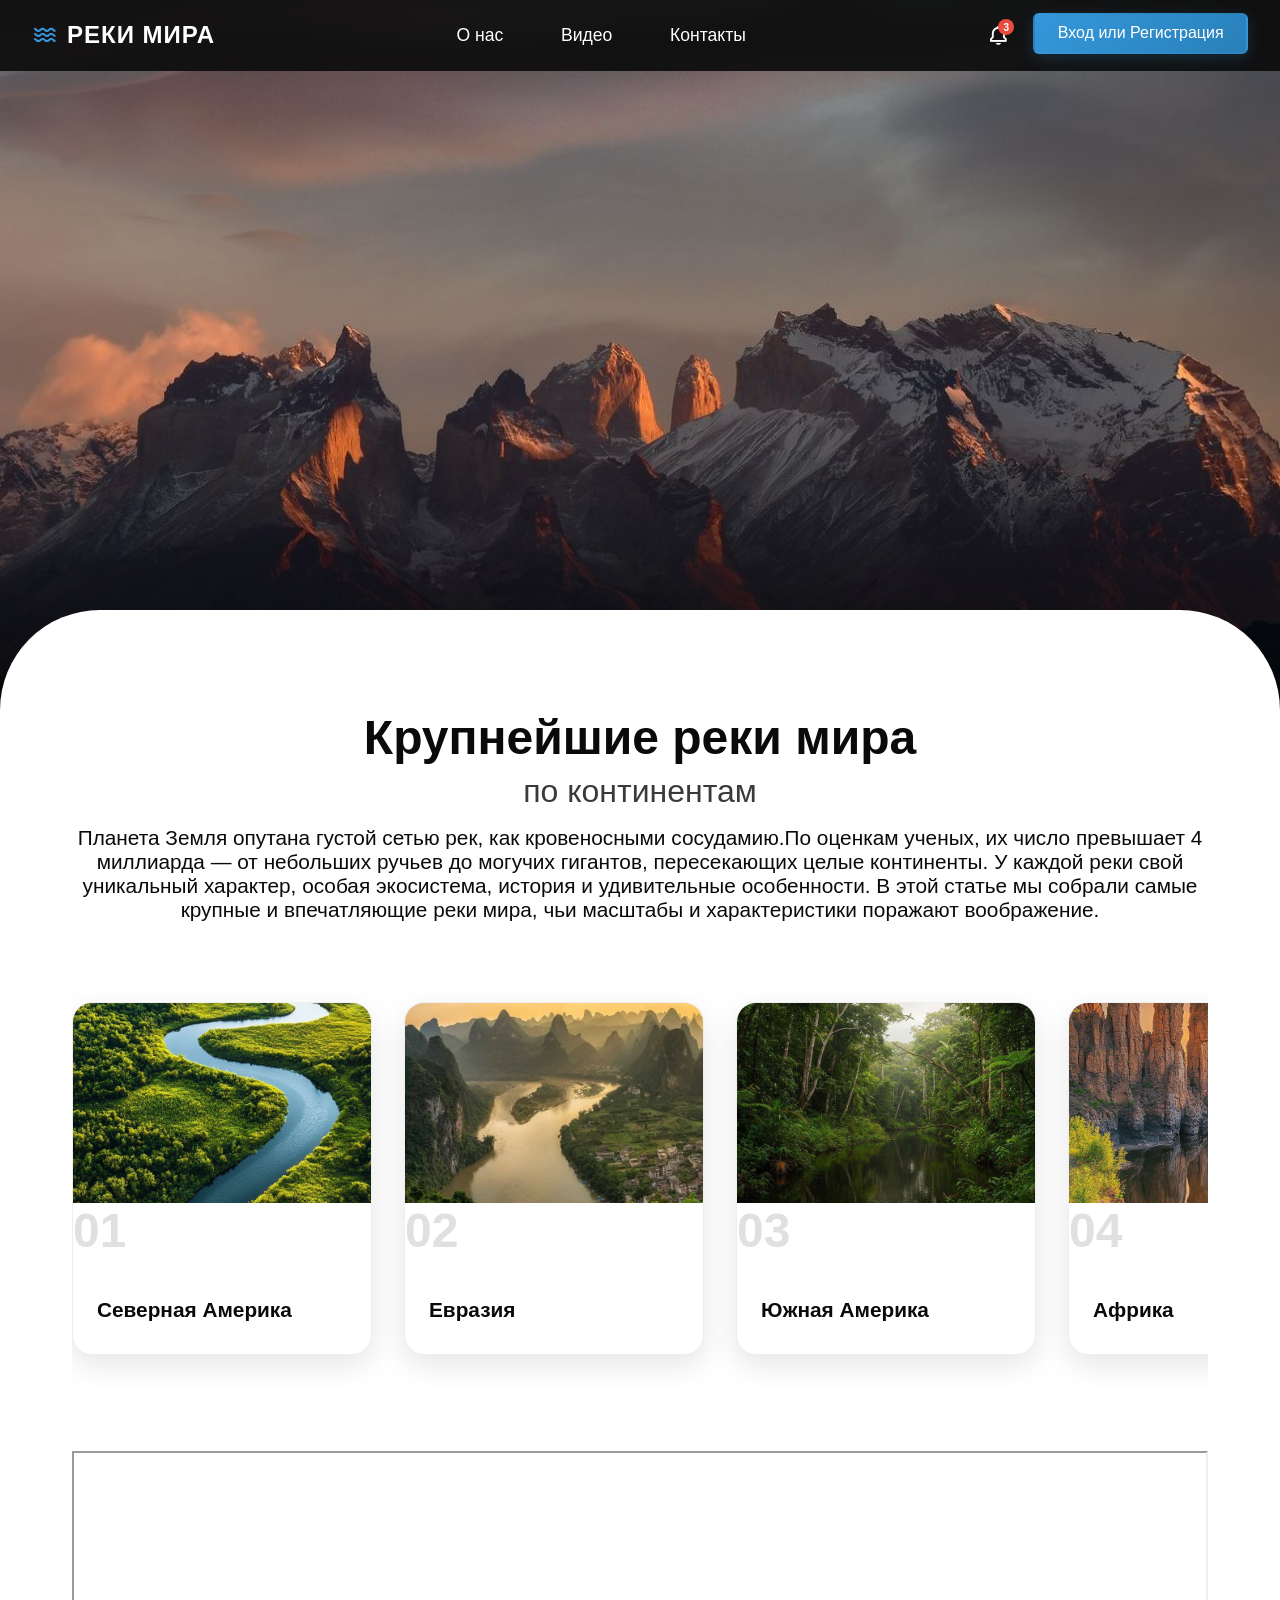
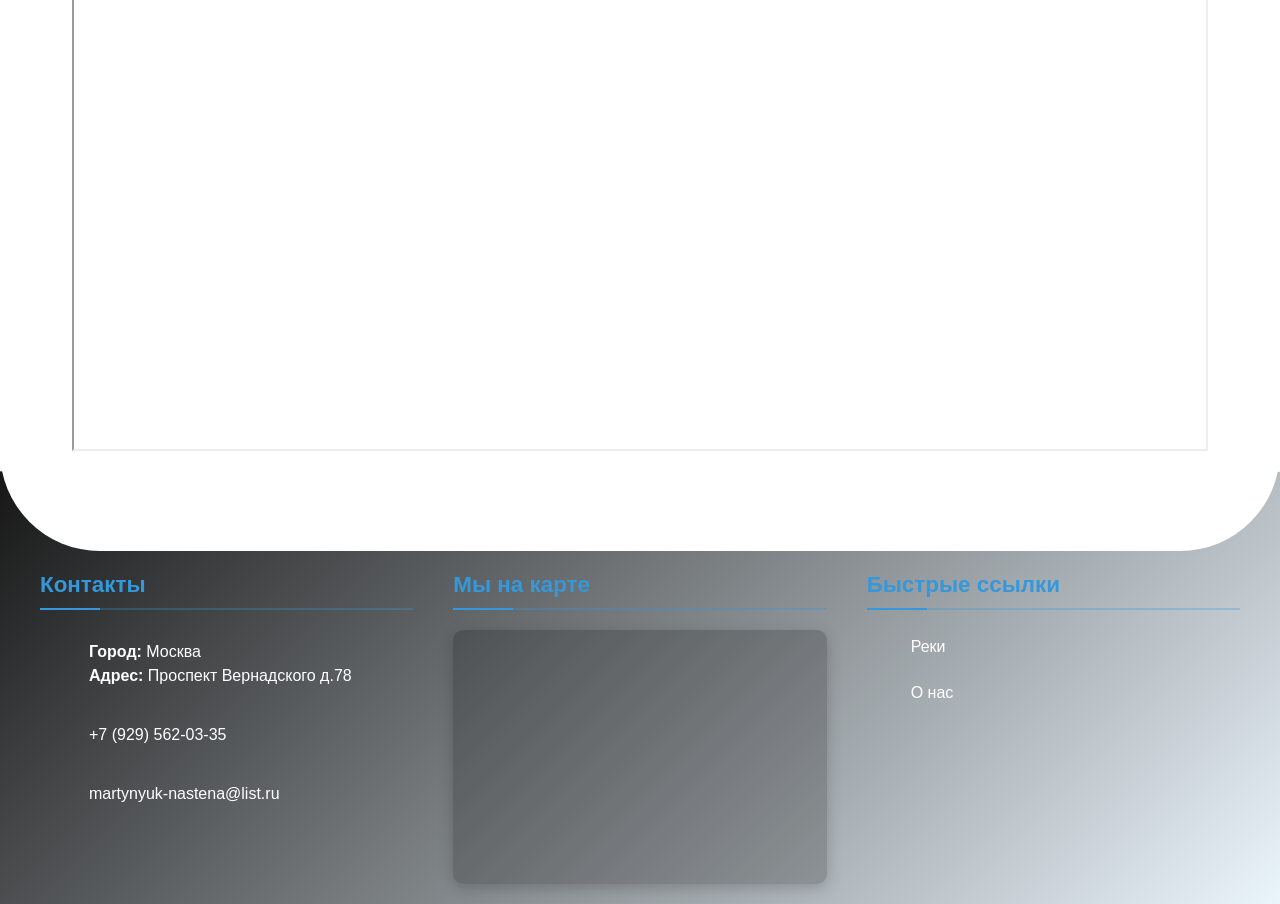
<file: index.html>
<!DOCTYPE html>
<html lang="ru">
<head>
    <meta charset="UTF-8">
    <meta name="viewport" content="width=device-width, initial-scale=1.0">
    <link rel="stylesheet" href="style2.2.css">
    <link rel="icon" type = " image/png" href = "иконка2.jpg">
    <title>РЕКИ МИРА</title>
    <link href='https://unpkg.com/boxicons@2.1.4/css/boxicons.min.css' rel='stylesheet'>
</head>
<body>
    <!-- Шапка -->
<header class="header">
    <!-- Левая часть: Логотип -->
    <div class="header-left">
        <a href="index.html" class="logo">
            <i class='bx bx-water'></i>
            РЕКИ МИРА
        </a>
    </div>
    
    <!-- Центральная часть: Меню навигации (только для десктопа) -->
    <div class="header-center">
        <ul class="nav-menu">
            <li><a href="#1">О нас</a></li>
            <li><a href="#2">Видео</a></li>
            <li><a href="#3">Контакты</a></li>
        </ul>
    </div>
    
    <!-- Правая часть: Все иконки вместе -->
    <div class="header-right">
        <!-- Иконка уведомлений с выпадающим списком -->
        <div class="notification">
            <div class="notification-badge">
                <i class='bx bx-bell'></i>
                <span class="badge-count">3</span>
            </div>
            <!-- Выпадающий список уведомлений -->
            <div class="notification-dropdown">
                <div class="notification-header">
                    <h3>Уведомления</h3>
                </div>
                <div class="notification-list">
                    <div class="notification-item unread">
                        <i class='bx bx-water'></i>
                        <div class="notification-content">
                            <p>Новый тур по реке Миссисипи</p>
                            <span>2 часа назад</span>
                        </div>
                    </div>
                    <div class="notification-item unread">
                        <i class='bx bx-calendar'></i>
                        <div class="notification-content">
                            <p>Завтра экскурсия по Волге</p>
                            <span>5 часов назад</span>
                        </div>
                    </div>
                    <div class="notification-item">
                        <i class='bx bx-gift'></i>
                        <div class="notification-content">
                            <p>Специальное предложение на туры</p>
                            <span>1 день назад</span>
                        </div>
                    </div>
                </div>
            </div>
        </div>
        
        <!-- КНОПКА ВХОДА ДЛЯ ДЕСКТОПА -->
        <div class="header-register-link">
            <a href="login2.html">Вход или Регистрация</a>
        </div>
        
        <!-- Иконка входа для мобильных -->
        <div class="mobile-login-btn">
            <a href="login2.html" title="Вход">
                <i class='bx bx-user'></i>
            </a>
        </div>
        
        <!-- Кнопка бургер-меню -->
        <button class="menu-btn" aria-label="Открыть меню">
            <span></span>
            <span></span>
            <span></span>
        </button>
    </div>
</header>

    <!-- Мобильное меню -->
    <div class="mobile-menu">
        <ul class="mobile-nav">
            <li><a href="#1">О нас</a></li>
            <li><a href="#2">Видео</a></li>
            <li><a href="#3">Контакты</a></li>
            <li><a href="login2.html">Вход или Регистрация</a></li>
        </ul>
    </div>

    <!-- Оверлей для меню -->
    <div class="menu-overlay"></div>

    <!-- Герой секция с фотографией -->
    <section class="hero">
        <div class="hero-image">
            <img src="фон 26.jpg" alt="Озеро Бравиец">
        </div>
        <div class="hero-overlay">
            <div class="hero-content">
                <h1 class="hero-subtitle"></h1>
            </div>
        </div>
    </section>

    <!-- Перекрывающий объект с карточками -->
    <section class="overlay-section">
        <div class="overlay-container">
            <!-- Текст слева -->
            <div class="overlay-text">
                <h2 id ="1">Крупнейшие реки мира</h2>
                <h3>по континентам</h3>
                <p class="large-text" id ="4">Планета Земля опутана густой сетью рек, как кровеносными сосудамию.По оценкам ученых, их число превышает 4 миллиарда — от небольших ручьев до могучих гигантов, пересекающих целые континенты. У каждой реки свой уникальный характер, особая экосистема, история и удивительные особенности. В этой статье мы собрали самые крупные и впечатляющие реки мира, чьи масштабы и характеристики поражают воображение.</p>
            </div>

            <div class="cards-container">
                <div class="cards-wrapper">
                    <a href="north-america.html" class="card-link">
                        <div class="card animate-card">
                            <div class="card-image">
                                <img src="миссисипи1.jpg" alt="Миссисипи">
                            </div> 
                            <div class="card-number">01</div>
                            <div class="card-content">
                                <h4>Северная Америка</h4>
                            </div>
                        </div>
                    </a>
                    
                    <a href="eurasia.html" class="card-link">
                        <div class="card animate-card">
                            <div class="card-image">
                                <img src="янцзы 1.jpg" alt="Янцзы">
                            </div> 
                            <div class="card-number">02</div>
                            <div class="card-content">
                                <h4>Евразия</h4>
                            </div>
                        </div>
                    </a>
                    
                    <a href="south-america.html" class="card-link">
                        <div class="card animate-card">
                            <div class="card-image">
                                <img src="амазонка 2.jpg" alt="Амазонка">
                            </div> 
                            <div class="card-number">03</div>
                            <div class="card-content">
                                <h4>Южная Америка</h4>
                            </div>
                        </div>
                    </a>
                    
                    <a href="africa.html"class="card-link">
                        <div class="card animate-card">
                            <div class="card-image">
                                <img src="лена2.jpg" alt="Лена">
                            </div> 
                            <div class="card-number">04</div>
                            <div class="card-content">
                                <h4>Африка</h4>
                            </div>
                        </div>
                    </a>
                    <!-- Второй набор карточек (дубликаты) -->
                    <a href="north-america.html" class="card-link">
                        <div class="card animate-card">
                            <div class="card-image">
                                <img src="миссисипи1.jpg" alt="Миссисипи">
                            </div> 
                            <div class="card-number">01</div>
                            <div class="card-content">
                                <h4>Северная Америка</h4>
                            </div>
                        </div>
                    </a>
                    
                    <a href="eurasia.html" class="card-link">
                        <div class="card animate-card">
                            <div class="card-image">
                                <img src="янцзы 1.jpg" alt="Янцзы">
                            </div> 
                            <div class="card-number">02</div>
                            <div class="card-content">
                                <h4>Евразия</h4>
                            </div>
                        </div>
                    </a>
                    
                    <a href="south-america.html" class="card-link">
                        <div class="card animate-card">
                            <div class="card-image">
                                <img src="амазонка 2.jpg" alt="Амазонка">
                            </div> 
                            <div class="card-number">03</div>
                            <div class="card-content">
                                <h4>Южная Америка</h4>
                            </div>
                        </div>
                    </a>
                    
                    <a href="africa.html" class="card-link">
                        <div class="card animate-card">
                            <div class="card-image">
                                <img src="лена2.jpg" alt="Лена">
                            </div> 
                            <div class="card-number">04</div>
                            <div class="card-content">
                                <h4>Африка</h4>
                            </div>
                        </div>
                    </a>
                </div>
            </div>
            <div class="video-section" id ="2">
                <div class="video-wrapper">
                    <iframe src="https://rutube.ru/play/embed/c1d8cdcf89a8699d1d1cd6cf61691dd6?autostart=false" width=100% height="600">
                    </iframe>
                </div>
            </div>
        </div>
    </section>

   <footer>
    <div class="footer-content">
        <div class="footer-section">
            <h3 id ="3">Контакты</h3>
            <div class="contact-item">
                <i class="fas fa-map-marker-alt"></i>
                <div>
                    <p><b>Город:</b> Москва</p>
                    <p><b>Адрес:</b> Проспект Вернадского д.78</p>
                </div>
            </div>
            <div class="contact-item">
                <i class="fas fa-phone"></i>
                <p><a href="tel:+79295620335">+7 (929) 562-03-35</a></p>
            </div>
            <div class="contact-item">
                <i class="fas fa-envelope"></i>
                <p><a href="mailto:martynyuk-nastena@list.ru">martynyuk-nastena@list.ru</a></p>
            </div>
        </div>
        
        <div class="footer-section">
            <h3>Мы на карте</h3>
            <div class="map-container">
                <iframe 
                    src="https://www.google.com/maps/embed?pb=!1m18!1m12!1m3!1d6698.870438184305!2d37.49034194179355!3d55.66796847981551!2m3!1f0!2f0!3f0!3m2!1i1024!2i768!4f13.1!3m3!1m2!1s0x46b54dc1d23b51c3%3A0x74763ed59c81ccb6!2z0KDQotCjINCc0JjQoNCt0JA!5e0!3m2!1sru!2sru!4v1760949734559!5m2!1sru!2sru" 
                    width="100%" 
                    height="250" 
                    style="border:0;" 
                    allowfullscreen="" 
                    loading="lazy" 
                    referrerpolicy="no-referrer-when-downgrade">
                </iframe>
            </div>
        </div>
        
        <div class="footer-section">
            <h3>Быстрые ссылки</h3>
            <ul class="footer-links">
                <li><a href="#4"><i class="fas fa-water"></i>Реки</a></li>
                <li><a href="#1"><i class="fas fa-info-circle"></i>О нас</a></li>
            </ul>
        </div>
    </div>
    
</footer>
    <script>
    // JavaScript для бургер-меню
    document.addEventListener('DOMContentLoaded', function() {
        const menuBtn = document.querySelector('.menu-btn');
        const mobileMenu = document.querySelector('.mobile-menu');
        const menuOverlay = document.querySelector('.menu-overlay');
        const mobileLinks = document.querySelectorAll('.mobile-nav a');
        
        // Открытие/закрытие меню
        menuBtn.addEventListener('click', function() {
            this.classList.toggle('active');
            mobileMenu.classList.toggle('active');
            menuOverlay.classList.toggle('active');
            document.body.style.overflow = mobileMenu.classList.contains('active') ? 'hidden' : '';
        });
        
        // Закрытие меню при клике на оверлей
        menuOverlay.addEventListener('click', function() {
            menuBtn.classList.remove('active');
            mobileMenu.classList.remove('active');
            this.classList.remove('active');
            document.body.style.overflow = '';
        });
        
        // Закрытие меню при клике на ссылку
        mobileLinks.forEach(link => {
            link.addEventListener('click', function() {
                menuBtn.classList.remove('active');
                mobileMenu.classList.remove('active');
                menuOverlay.classList.remove('active');
                document.body.style.overflow = '';
            });
        });
        
        // Закрытие меню при нажатии Escape
        document.addEventListener('keydown', function(e) {
            if (e.key === 'Escape') {
                menuBtn.classList.remove('active');
                mobileMenu.classList.remove('active');
                menuOverlay.classList.remove('active');
                document.body.style.overflow = '';
            }
        });
    });
    </script>

    
</body>
</html>
</file>
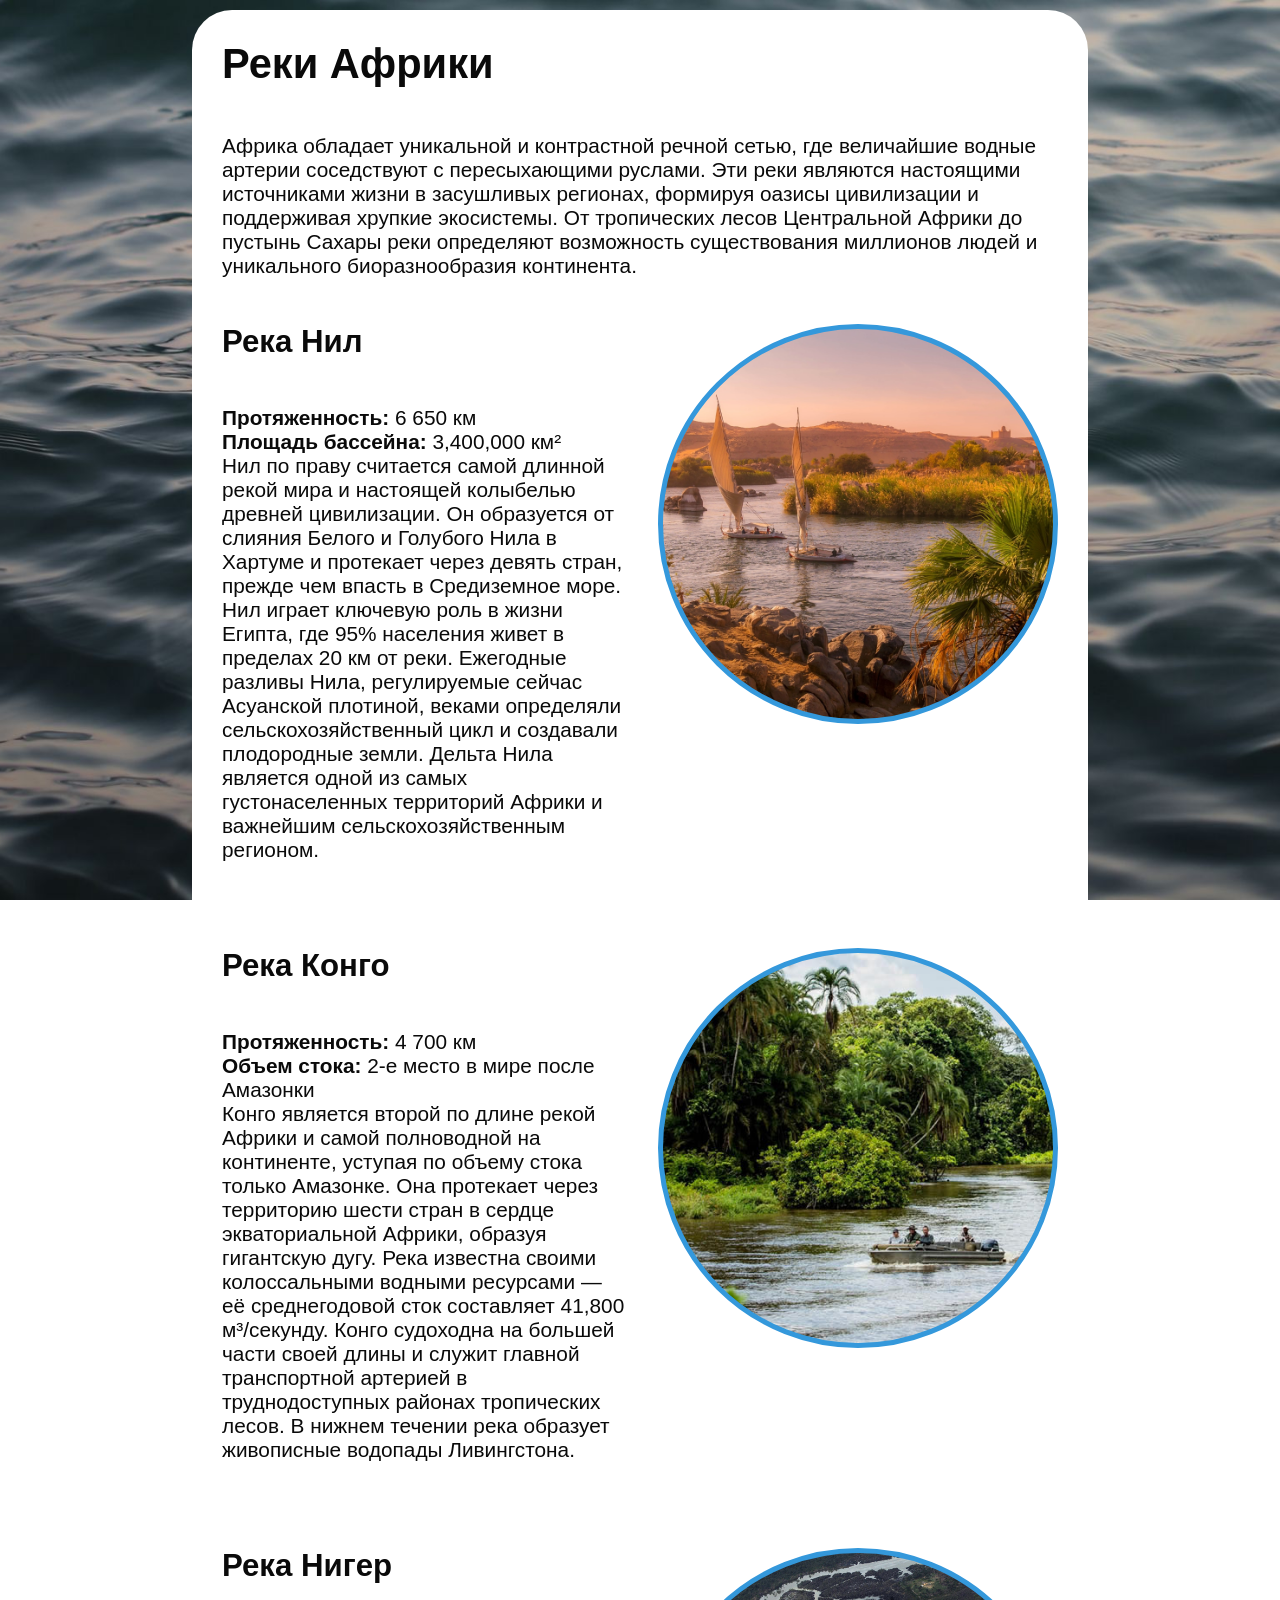
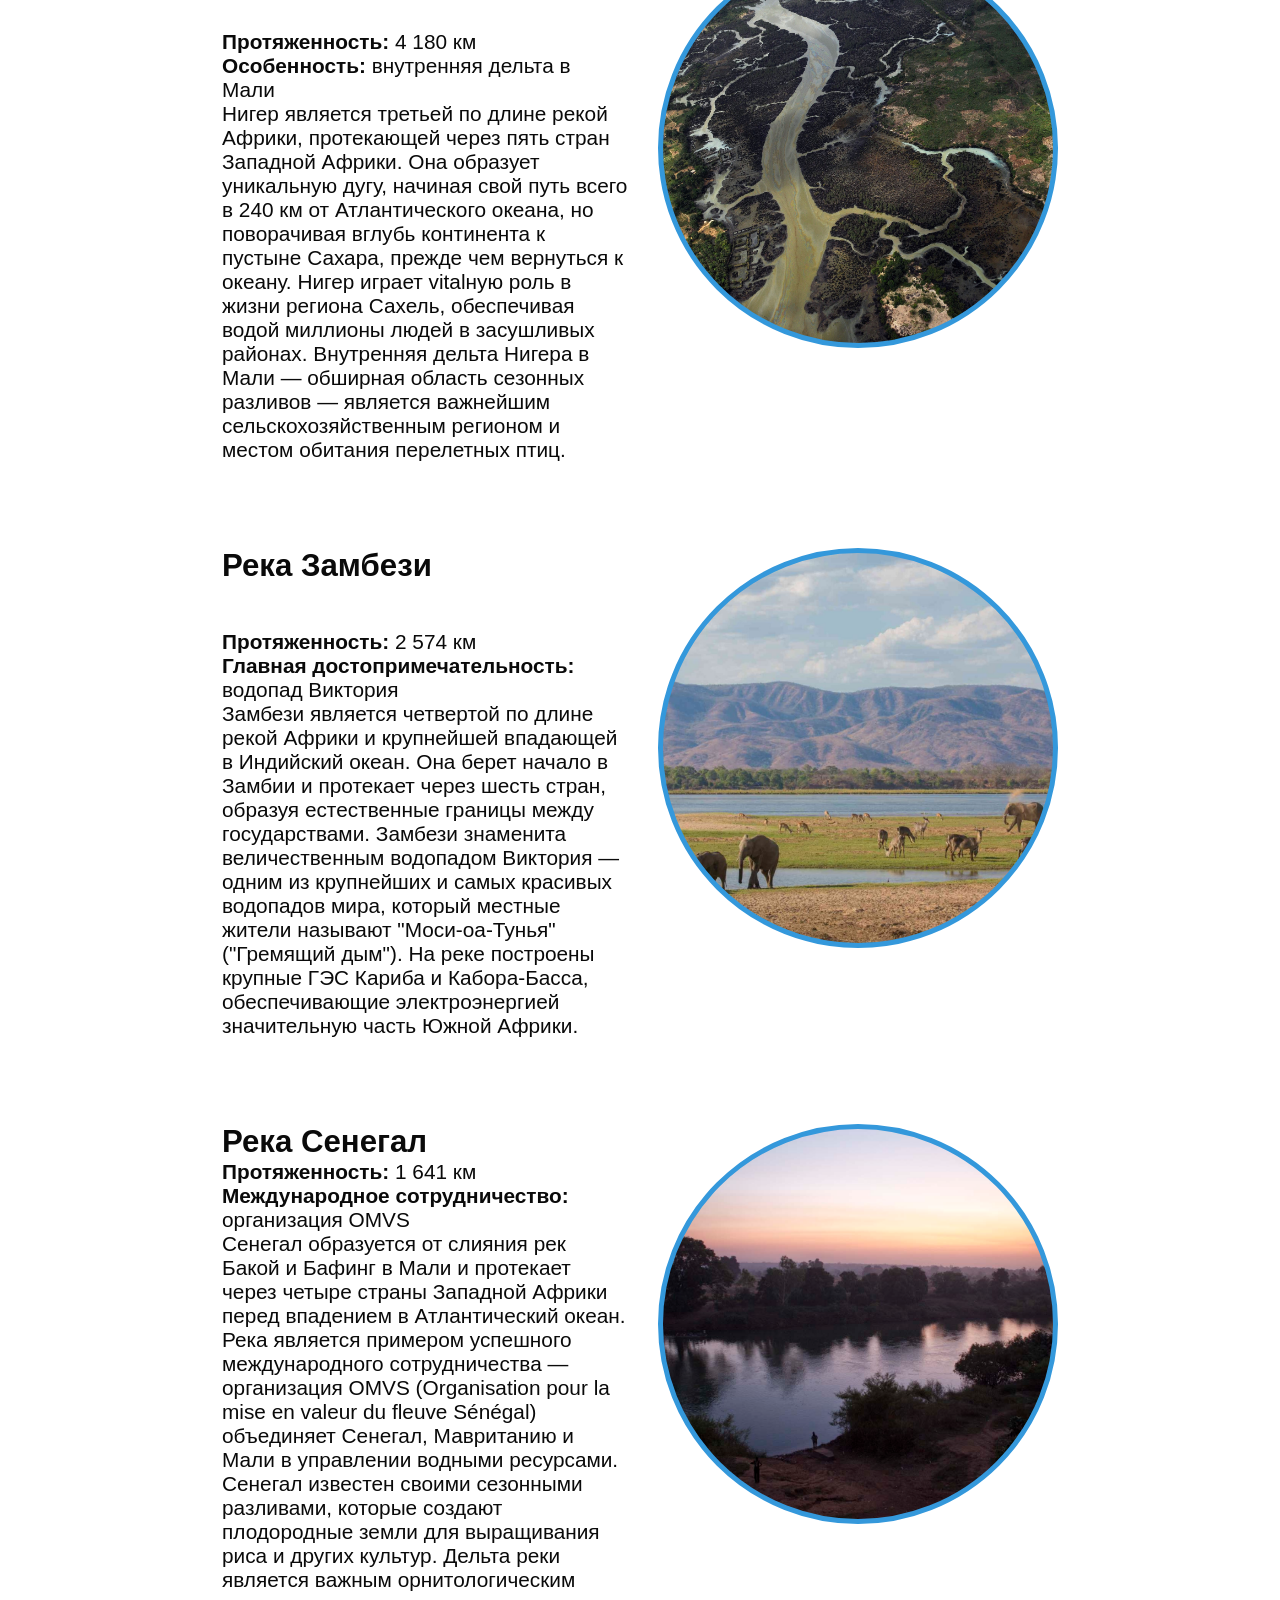
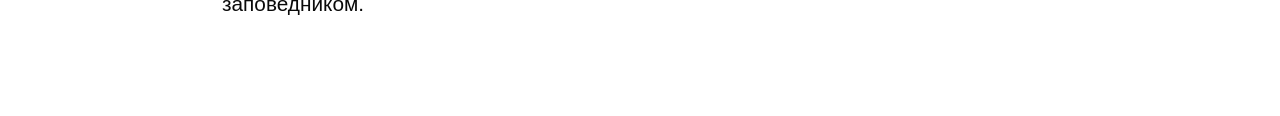
<file: africa.html>
<!DOCTYPE html>
    <html lang="ru">
    <head>
        <meta charset="UTF-8">
        <meta name="viewport" content="width=device-width, initial-scale=1.0">
        <link rel="stylesheet" href="style2.2.css">
        <title>Северная Америка - Реки</title>
        <link href='https://unpkg.com/boxicons@2.1.4/css/boxicons.min.css' rel='stylesheet'>
    </head>
    <body>
        
        <!-- Шапка -->
        <!--<header class="header">
            <nav class="nav">
                <div class="logo">ИКОНКА</div>
                <ul class="nav-menu">
                    <li><a href="index.html">Главная</a></li>
                    <li><a href="#">Туры</a></li>
                    <li><a href="#">О нас</a></li>
                    <li><a href="#">Контакты</a></li>
                </ul>
            </nav>
            <div class="register-link"><a href="login2.html">Вход или Регистрация</a></div>
        </header>-->


        <!-- Основное содержание в белом окне -->
        <div class="article">
            <h1>Реки Африки</h1>
            <pre>

            </pre>
            <p>Африка обладает уникальной и контрастной речной сетью, где величайшие водные артерии соседствуют с пересыхающими руслами. Эти реки являются настоящими источниками жизни в засушливых регионах, формируя оазисы цивилизации и поддерживая хрупкие экосистемы. От тропических лесов Центральной Африки до пустынь Сахары реки определяют возможность существования миллионов людей и уникального биоразнообразия континента.</p>
            <pre>

            </pre>
            <section id="nile" class="river-section">
                <div class="river-content">
                <h2>Река Нил</h2>
                <pre>

                </pre>
                <p><b>Протяженность:</b> 6 650 км</p>
                <p><b>Площадь бассейна:</b> 3,400,000 км²</p>
                <p>Нил по праву считается самой длинной рекой мира и настоящей колыбелью древней цивилизации. Он образуется от слияния Белого и Голубого Нила в Хартуме и протекает через девять стран, прежде чем впасть в Средиземное море. Нил играет ключевую роль в жизни Египта, где 95% населения живет в пределах 20 км от реки. Ежегодные разливы Нила, регулируемые сейчас Асуанской плотиной, веками определяли сельскохозяйственный цикл и создавали плодородные земли. Дельта Нила является одной из самых густонаселенных территорий Африки и важнейшим сельскохозяйственным регионом.</p>
                </div>
                <div class="river-image nile-img"></div>
            </section>
            <pre>

            </pre>

            <section id="congo" class="river-section">
                <div class="river-content">
                <h2>Река Конго</h2>
                <pre>

                </pre>
                <p><b>Протяженность:</b> 4 700 км</p>
                <p><b>Объем стока:</b> 2-е место в мире после Амазонки</p>
                <p>Конго является второй по длине рекой Африки и самой полноводной на континенте, уступая по объему стока только Амазонке. Она протекает через территорию шести стран в сердце экваториальной Африки, образуя гигантскую дугу. Река известна своими колоссальными водными ресурсами — её среднегодовой сток составляет 41,800 м³/секунду. Конго судоходна на большей части своей длины и служит главной транспортной артерией в труднодоступных районах тропических лесов. В нижнем течении река образует живописные водопады Ливингстона.</p>
                </div>
                <div class="river-image congo-img"></div>
            </section>
            <pre>

            </pre>

            <section id="niger" class="river-section">
                <div class="river-content">
                <h2>Река Нигер</h2>
                <pre>

                </pre>
                <p><b>Протяженность:</b> 4 180 км</p>
                <p><b>Особенность:</b> внутренняя дельта в Мали</p>
                <p>Нигер является третьей по длине рекой Африки, протекающей через пять стран Западной Африки. Она образует уникальную дугу, начиная свой путь всего в 240 км от Атлантического океана, но поворачивая вглубь континента к пустыне Сахара, прежде чем вернуться к океану. Нигер играет vitalную роль в жизни региона Сахель, обеспечивая водой миллионы людей в засушливых районах. Внутренняя дельта Нигера в Мали — обширная область сезонных разливов — является важнейшим сельскохозяйственным регионом и местом обитания перелетных птиц.</p>
                </div>
                <div class="river-image niger-img"></div>
            </section>
            <pre>

            </pre>

            <section id="zambezi" class="river-section">
                <div class="river-content">
                <h2>Река Замбези</h2>
                <pre>

                </pre>
                <p><b>Протяженность:</b> 2 574 км</p>
                <p><b>Главная достопримечательность: </b>водопад Виктория</p>
                <p>Замбези является четвертой по длине рекой Африки и крупнейшей впадающей в Индийский океан. Она берет начало в Замбии и протекает через шесть стран, образуя естественные границы между государствами. Замбези знаменита величественным водопадом Виктория — одним из крупнейших и самых красивых водопадов мира, который местные жители называют "Моси-оа-Тунья" ("Гремящий дым"). На реке построены крупные ГЭС Кариба и Кабора-Басса, обеспечивающие электроэнергией значительную часть Южной Африки.</p>
                </div>
                <div class="river-image zambezi-img"></div>
            </section>
            <pre>

            </pre>

            <section id="senegal" class="river-section">
                <div class="river-content">
                <h2>Река Сенегал</h2>
                <p><b>Протяженность:</b> 1 641 км</p>
                <p><b>Международное сотрудничество:</b> организация OMVS</p>
                <p>Сенегал образуется от слияния рек Бакой и Бафинг в Мали и протекает через четыре страны Западной Африки перед впадением в Атлантический океан. Река является примером успешного международного сотрудничества — организация OMVS (Organisation pour la mise en valeur du fleuve Sénégal) объединяет Сенегал, Мавританию и Мали в управлении водными ресурсами. Сенегал известен своими сезонными разливами, которые создают плодородные земли для выращивания риса и других культур. Дельта реки является важным орнитологическим заповедником.</p>
                </div>
                <div class="river-image senegal-img"></div>
            </section>
        </div>

    </body>
    </html>
</file>
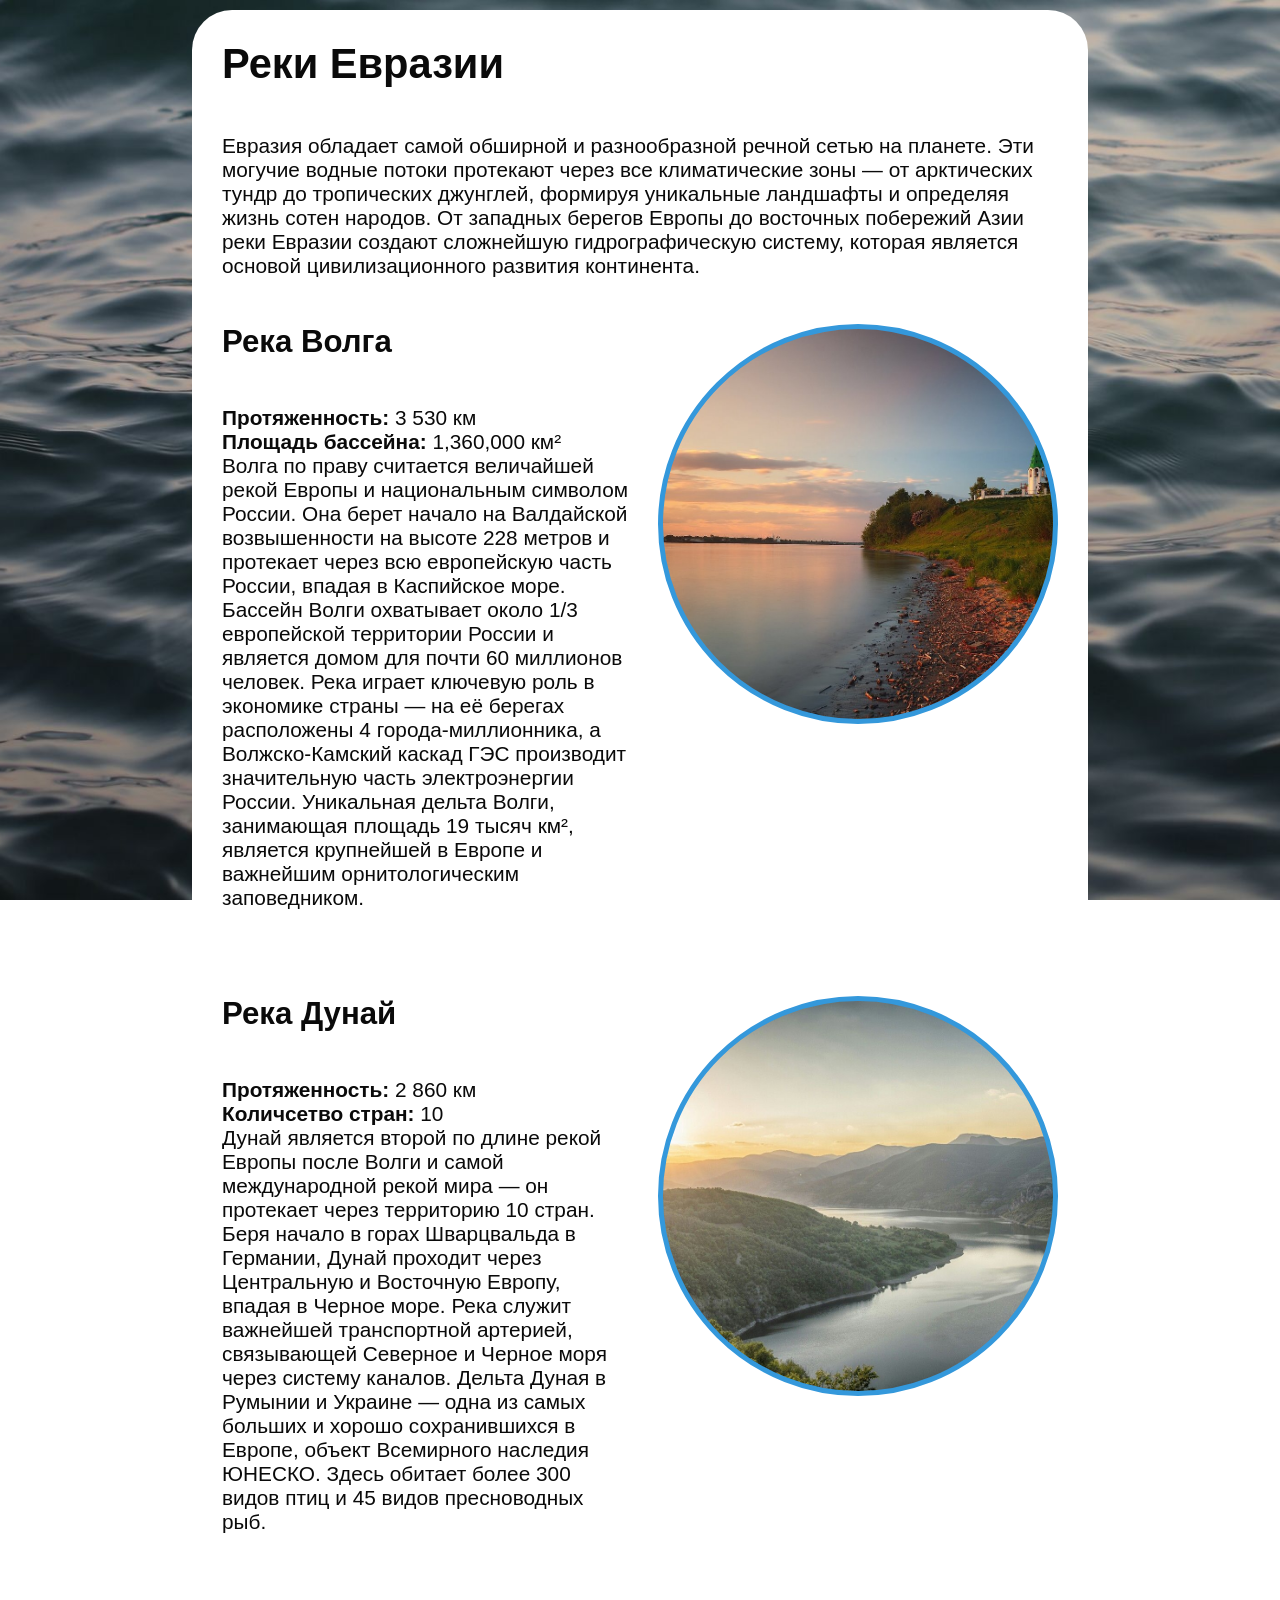
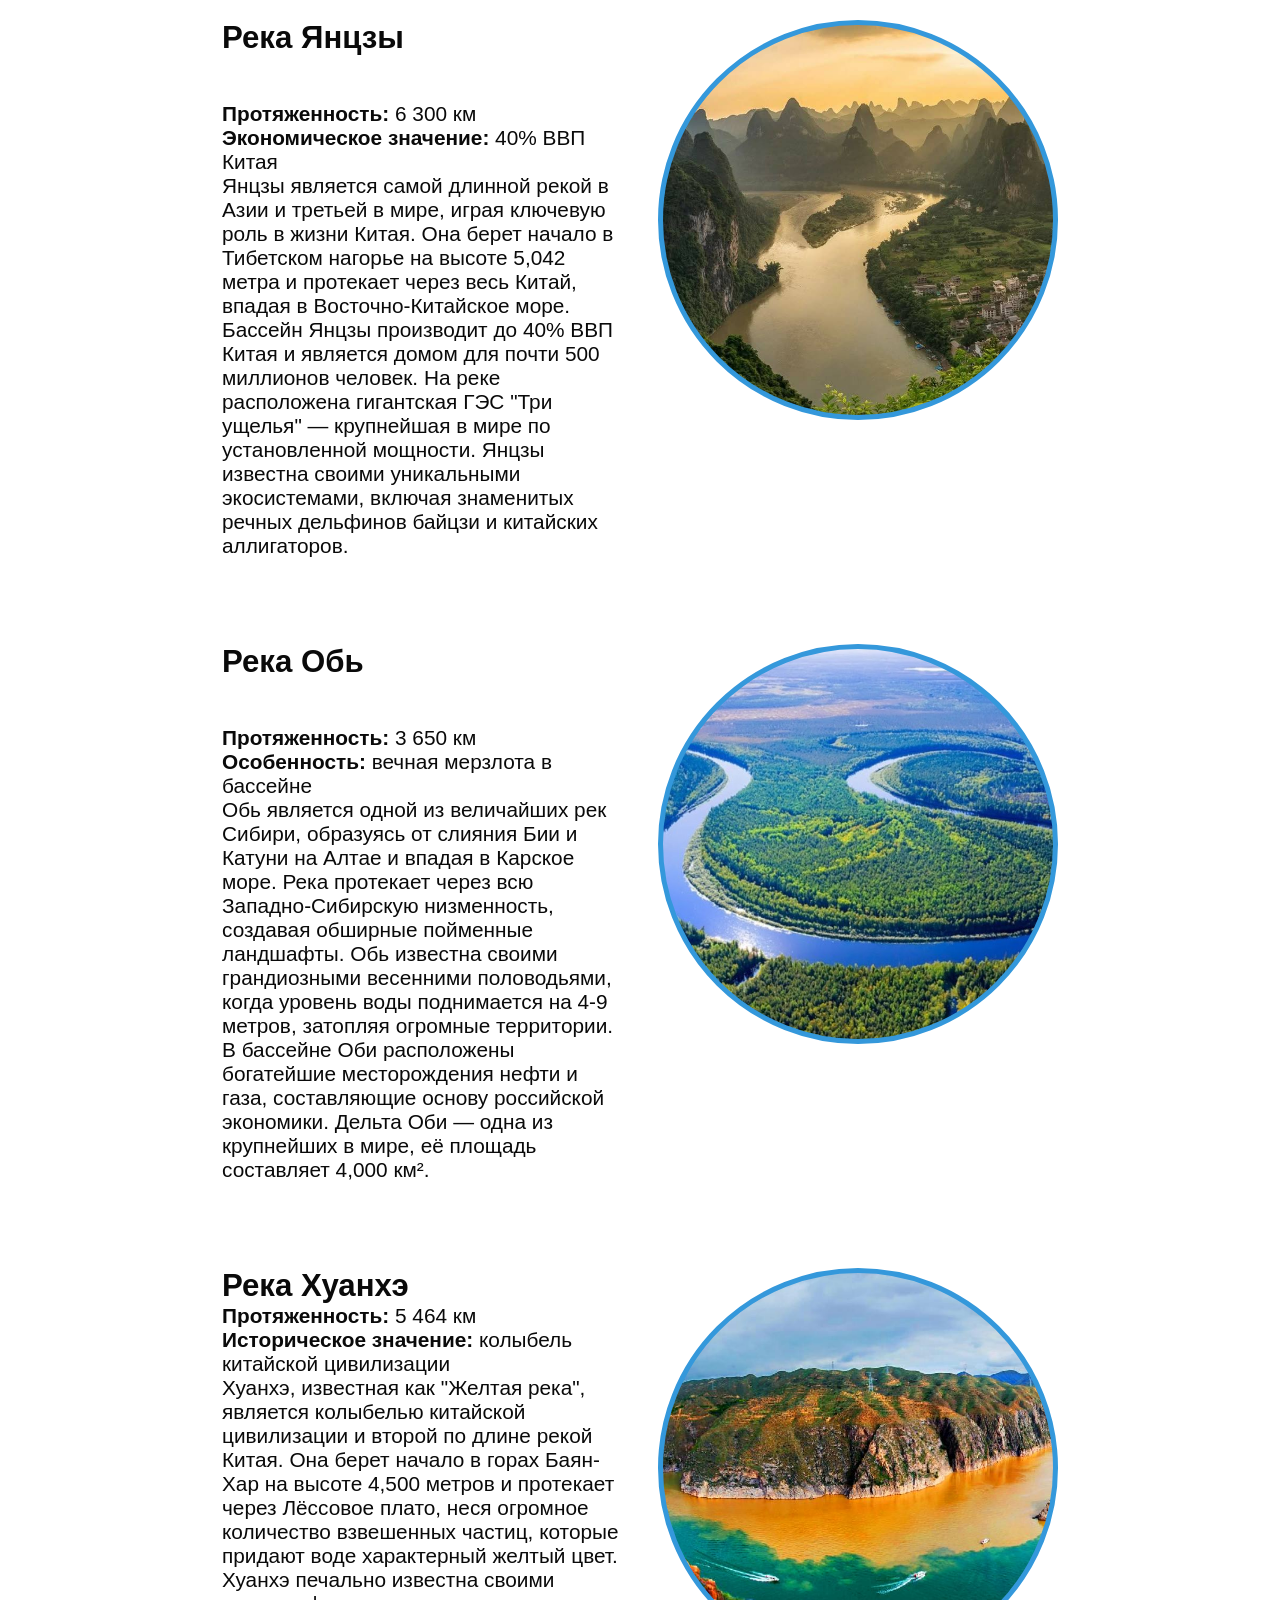
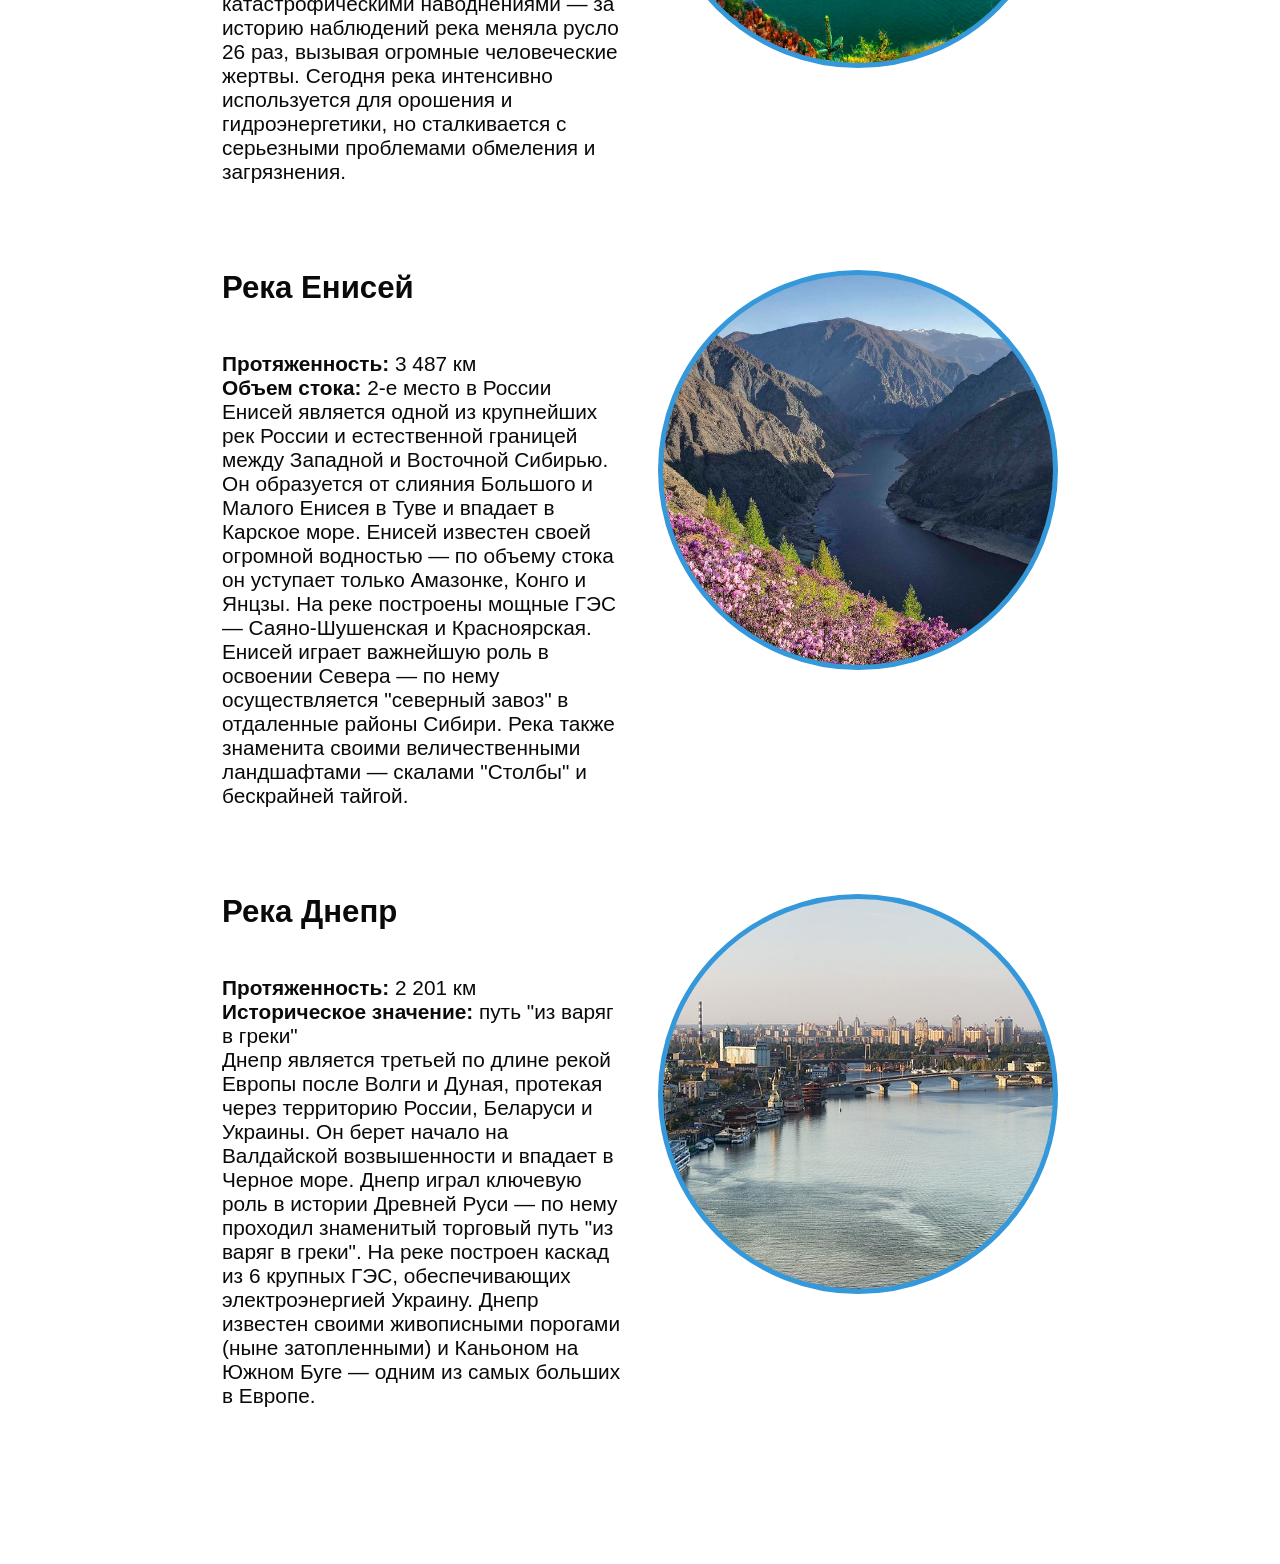
<file: eurasia.html>
<!DOCTYPE html>
    <html lang="ru">
    <head>
        <meta charset="UTF-8">
        <meta name="viewport" content="width=device-width, initial-scale=1.0">
        <link rel="stylesheet" href="style2.2.css">
        <title>Северная Америка - Реки</title>
        <link href='https://unpkg.com/boxicons@2.1.4/css/boxicons.min.css' rel='stylesheet'>
    </head>
    <body>
        
        <!-- Шапка -->
        <!--<header class="header">
            <nav class="nav">
                <div class="logo">ИКОНКА</div>
                <ul class="nav-menu">
                    <li><a href="index.html">Главная</a></li>
                    <li><a href="#">Туры</a></li>
                    <li><a href="#">О нас</a></li>
                    <li><a href="#">Контакты</a></li>
                </ul>
            </nav>
            <div class="register-link"><a href="login2.html">Вход или Регистрация</a></div>
        </header>-->


        <!-- Основное содержание в белом окне -->
        <div class="article">
            <h1>Реки Евразии</h1>
            <pre>

            </pre>
            <p>Евразия обладает самой обширной и разнообразной речной сетью на планете. Эти могучие водные потоки протекают через все климатические зоны — от арктических тундр до тропических джунглей, формируя уникальные ландшафты и определяя жизнь сотен народов. От западных берегов Европы до восточных побережий Азии реки Евразии создают сложнейшую гидрографическую систему, которая является основой цивилизационного развития континента.</p>
            <pre>

            </pre>
            <section id="volga" class="river-section">
                <div class="river-content">
                <h2>Река Волга</h2>
                <pre>

                </pre>
                <p><b>Протяженность:</b> 3 530 км</p>
                <p><b>Площадь бассейна:</b> 1,360,000 км²</p>
                <p>Волга по праву считается величайшей рекой Европы и национальным символом России. Она берет начало на Валдайской возвышенности на высоте 228 метров и протекает через всю европейскую часть России, впадая в Каспийское море. Бассейн Волги охватывает около 1/3 европейской территории России и является домом для почти 60 миллионов человек. Река играет ключевую роль в экономике страны — на её берегах расположены 4 города-миллионника, а Волжско-Камский каскад ГЭС производит значительную часть электроэнергии России. Уникальная дельта Волги, занимающая площадь 19 тысяч км², является крупнейшей в Европе и важнейшим орнитологическим заповедником.</p>
                </div>
                <div class="river-image volga-img"></div>
            </section>
            <pre>

            </pre>

            <section id="danube" class="river-section">
                <div class="river-content">
                <h2>Река Дунай</h2>
                <pre>

                </pre>
                <p><b>Протяженность:</b> 2 860 км</p>
                <p><b>Количсетво стран:</b> 10</p>
                <p>Дунай является второй по длине рекой Европы после Волги и самой международной рекой мира — он протекает через территорию 10 стран. Беря начало в горах Шварцвальда в Германии, Дунай проходит через Центральную и Восточную Европу, впадая в Черное море. Река служит важнейшей транспортной артерией, связывающей Северное и Черное моря через систему каналов. Дельта Дуная в Румынии и Украине — одна из самых больших и хорошо сохранившихся в Европе, объект Всемирного наследия ЮНЕСКО. Здесь обитает более 300 видов птиц и 45 видов пресноводных рыб.</p>
                </div>
                <div class="river-image danube-img"></div>
            </section>
            <pre>

            </pre>

            <section id="yangtze" class="river-section">
                <div class="river-content">
                <h2>Река Янцзы</h2>
                <pre>

                </pre>
                <p><b>Протяженность:</b> 6 300 км</p>
                <p><b>Экономическое значение:</b> 40% ВВП Китая</p>
                <p>Янцзы является самой длинной рекой в Азии и третьей в мире, играя ключевую роль в жизни Китая. Она берет начало в Тибетском нагорье на высоте 5,042 метра и протекает через весь Китай, впадая в Восточно-Китайское море. Бассейн Янцзы производит до 40% ВВП Китая и является домом для почти 500 миллионов человек. На реке расположена гигантская ГЭС "Три ущелья" — крупнейшая в мире по установленной мощности. Янцзы известна своими уникальными экосистемами, включая знаменитых речных дельфинов байцзи и китайских аллигаторов.</p>
                </div>
                <div class="river-image yangtze-img"></div>
            </section>
            <pre>

            </pre>

            <section id="ob" class="river-section">
                <div class="river-content">
                <h2>Река Обь</h2>
                <pre>

                </pre>
                <p><b>Протяженность:</b> 3 650 км</p>
                <p><b>Особенность:</b> вечная мерзлота в бассейне</p>
                <p>Обь является одной из величайших рек Сибири, образуясь от слияния Бии и Катуни на Алтае и впадая в Карское море. Река протекает через всю Западно-Сибирскую низменность, создавая обширные пойменные ландшафты. Обь известна своими грандиозными весенними половодьями, когда уровень воды поднимается на 4-9 метров, затопляя огромные территории. В бассейне Оби расположены богатейшие месторождения нефти и газа, составляющие основу российской экономики. Дельта Оби — одна из крупнейших в мире, её площадь составляет 4,000 км².</p>
                </div>
                <div class="river-image ob-img"></div>
            </section>
            <pre>

            </pre>

            <section id="yellow" class="river-section">
                <div class="river-content">
                <h2>Река Хуанхэ</h2>
                <p><b>Протяженность:</b> 5 464 км</p>
                <p><b>Историческое значение:</b> колыбель китайской цивилизации</p>
                <p>Хуанхэ, известная как "Желтая река", является колыбелью китайской цивилизации и второй по длине рекой Китая. Она берет начало в горах Баян-Хар на высоте 4,500 метров и протекает через Лёссовое плато, неся огромное количество взвешенных частиц, которые придают воде характерный желтый цвет. Хуанхэ печально известна своими катастрофическими наводнениями — за историю наблюдений река меняла русло 26 раз, вызывая огромные человеческие жертвы. Сегодня река интенсивно используется для орошения и гидроэнергетики, но сталкивается с серьезными проблемами обмеления и загрязнения.</p>
                </div>
                <div class="river-image yellow-img"></div>
            </section>

            <pre>

            </pre>

            <section id="yenisei" class="river-section">
                <div class="river-content">
                <h2>Река Енисей</h2>
                <pre>

                </pre>
                <p><b>Протяженность:</b> 3 487 км</p>
                <p><b>Объем стока:</b> 2-е место в России</p>
                <p> Енисей является одной из крупнейших рек России и естественной границей между Западной и Восточной Сибирью. Он образуется от слияния Большого и Малого Енисея в Туве и впадает в Карское море. Енисей известен своей огромной водностью — по объему стока он уступает только Амазонке, Конго и Янцзы. На реке построены мощные ГЭС — Саяно-Шушенская и Красноярская. Енисей играет важнейшую роль в освоении Севера — по нему осуществляется "северный завоз" в отдаленные районы Сибири. Река также знаменита своими величественными ландшафтами — скалами "Столбы" и бескрайней тайгой.</p>
                </div>
                <div class="river-image yenisei-img"></div>
            </section>
            <pre>

            </pre>

            <section id="dnepr" class="river-section">
                <div class="river-content">
                <h2>Река Днепр</h2>
                <pre>

                </pre>
                <p><b>Протяженность:</b> 2 201 км</p>
                <p><b>Историческое значение:</b> путь "из варяг в греки"</p>
                <p>Днепр является третьей по длине рекой Европы после Волги и Дуная, протекая через территорию России, Беларуси и Украины. Он берет начало на Валдайской возвышенности и впадает в Черное море. Днепр играл ключевую роль в истории Древней Руси — по нему проходил знаменитый торговый путь "из варяг в греки". На реке построен каскад из 6 крупных ГЭС, обеспечивающих электроэнергией Украину. Днепр известен своими живописными порогами (ныне затопленными) и Каньоном на Южном Буге — одним из самых больших в Европе.</p>
                </div>
                <div class="river-image dnepr-img"></div>
            </section>
            <pre>

            </pre>
            
        </div>

    </body>
    </html>
</file>
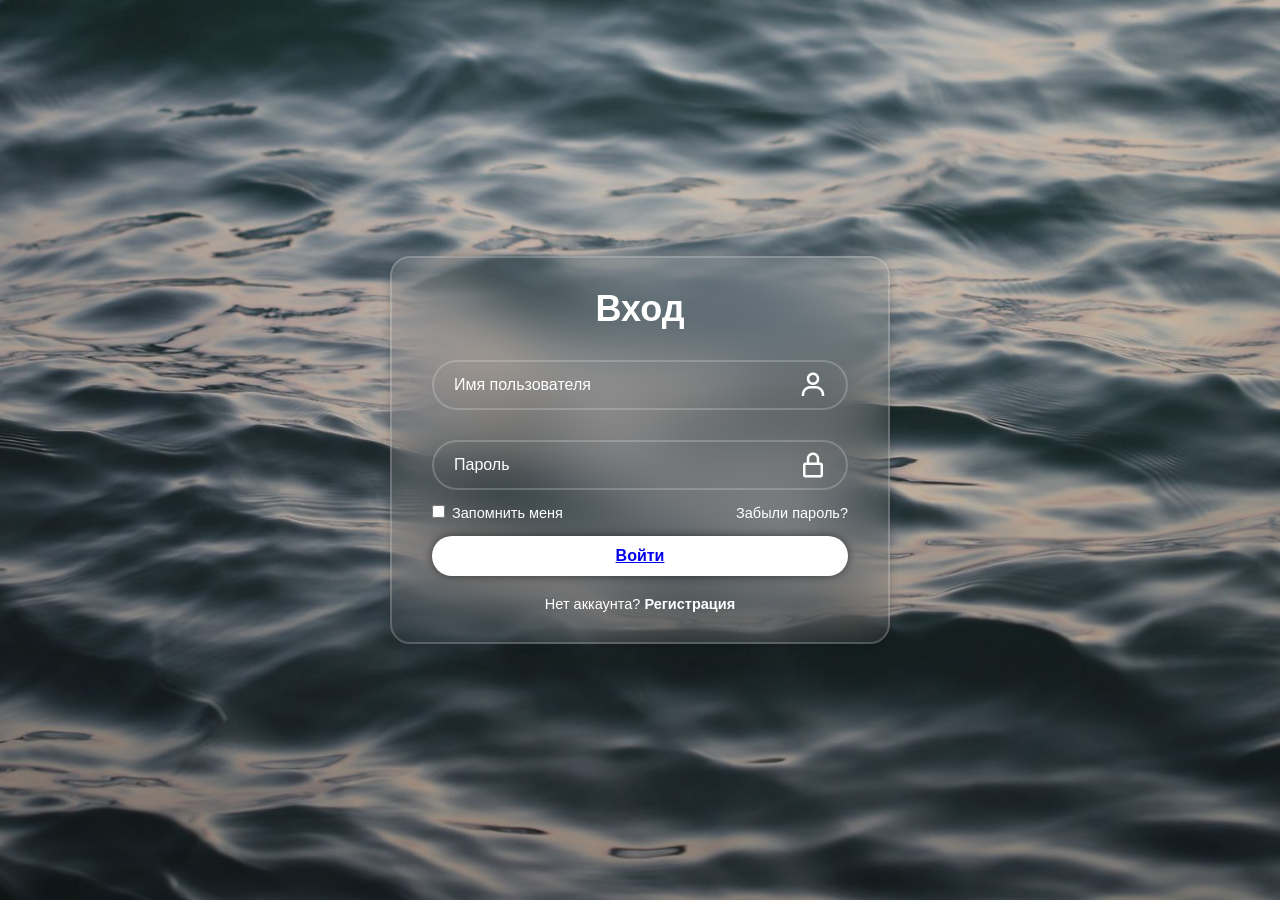
<file: login2.html>
<!DOCTYPE html>
<html lang="ru">
<head>
    <meta charset="UTF-8">
    <meta name="viewport" content="width=device-width, initial-scale=1.0">
    <link rel="stylesheet" type="text/css" href="style2.2.css">
    <link href='https://unpkg.com/boxicons@2.1.4/css/boxicons.min.css' rel='stylesheet'>
    <title>Вход или Регистрация</title>
    <link rel="icon" type="image/png" href="иконка2.jpg">
</head>
<body class="login-page">
    <div class="wrapper">
        <!-- Первая форма - добавьте класс form-login -->
        <form action="" class="form-login">
            <h1>Вход</h1>
            <div class="input-box">
                <i class='bx bx-user'></i>
                <input type="text" placeholder="Имя пользователя" required>
            </div>
            <div class="input-box">
                <i class='bx bx-lock-alt'></i>
                <input type="password" placeholder="Пароль" required>
            </div>
            <div class="remember">
                <label><input type="checkbox"> Запомнить меня</label>
                <a href="#">Забыли пароль?</a>
            </div>
            <button type="submit" class="btn"><a href="index2.html">Войти</a></button>        
            <div class="register-link">
                <!-- Добавьте класс register-btn к ссылке -->
                <p>Нет аккаунта?<a href="#" class="register-btn"> Регистрация</a></p>
            </div>
        </form>

        <!-- Вторая форма -->
        <form action="" class="form-register" style="display: none;">
            <h1>Регистрация</h1>
            <div class="input-box">
                <i class='bx bx-user'></i>
                <input type="text" placeholder="Имя пользователя" required>
            </div>
            <div class="input-box">
                <i class='bx bx-envelope'></i>
                <input type="email" placeholder="Email" required>
            </div>
            <div class="input-box">
                <i class='bx bx-lock-alt'></i>
                <input type="password" placeholder="Пароль" required>
            </div>
            <div class="input-box">
                <i class='bx bx-lock-alt'></i>
                <input type="password" placeholder="Повторите пароль" required>
            </div>
            <div class="remember">
                <label><input type="checkbox" required> Принимаю условия соглашения</label>
            </div>
            <button type="submit" class="btn"><a href="index2.html">Зарегистрироваться</a></button>
            <div class="register-link">
                <p>Уже есть аккаунт? <a href="#" class="login-btn">Войти</a></p>
            </div>
        </form>
    </div>

    <script>
        document.addEventListener('DOMContentLoaded', function() {
            const registerBtn = document.querySelector('.register-btn');
            const loginBtn = document.querySelector('.login-btn');
            const formLogin = document.querySelector('.form-login');
            const formRegister = document.querySelector('.form-register');

            console.log('Elements found:', {
                registerBtn: registerBtn,
                loginBtn: loginBtn,
                formLogin: formLogin,
                formRegister: formRegister
            });

            registerBtn.addEventListener('click', function(e) {
                e.preventDefault();
                console.log('Register button clicked');
                formLogin.style.display = 'none';
                formRegister.style.display = 'block';
            });

            loginBtn.addEventListener('click', function(e) {
                e.preventDefault();
                console.log('Login button clicked');
                formRegister.style.display = 'none';
                formLogin.style.display = 'block';
            });
        });
    </script>
</body>
</html>
</file>
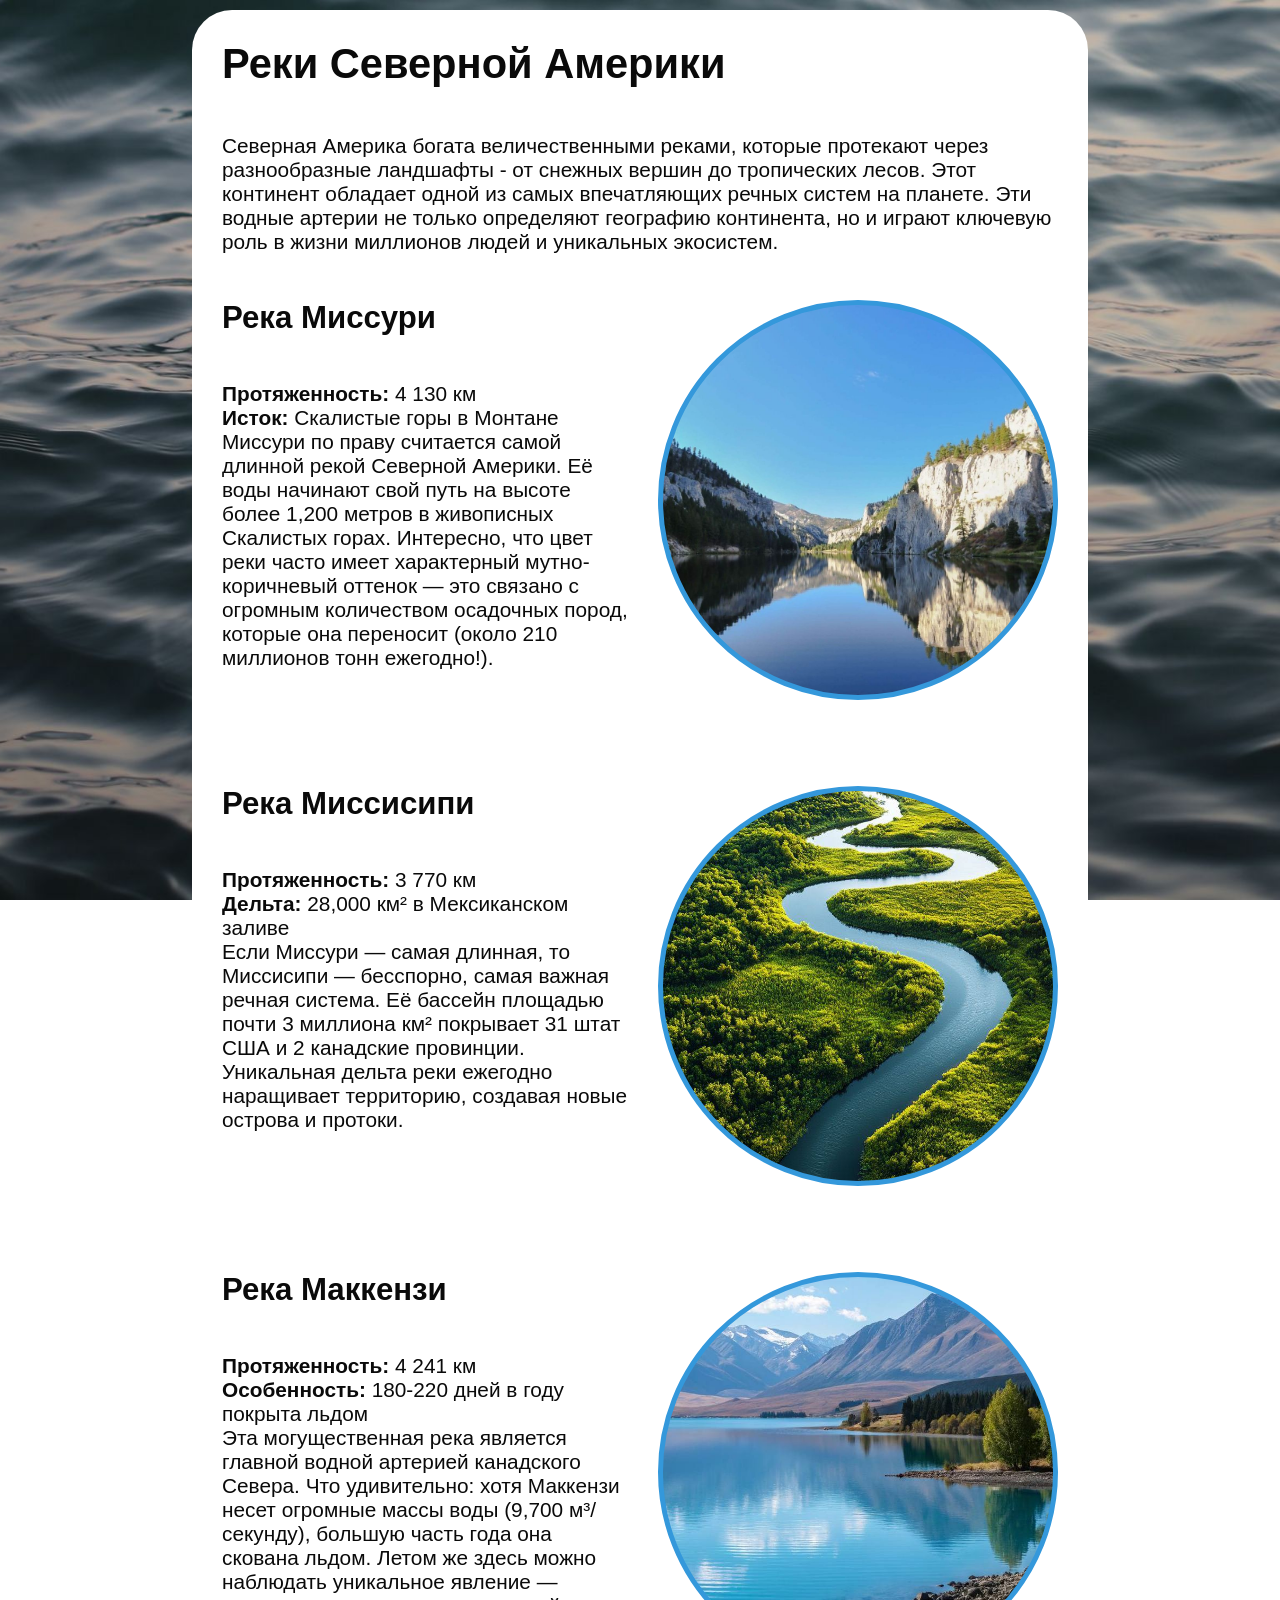
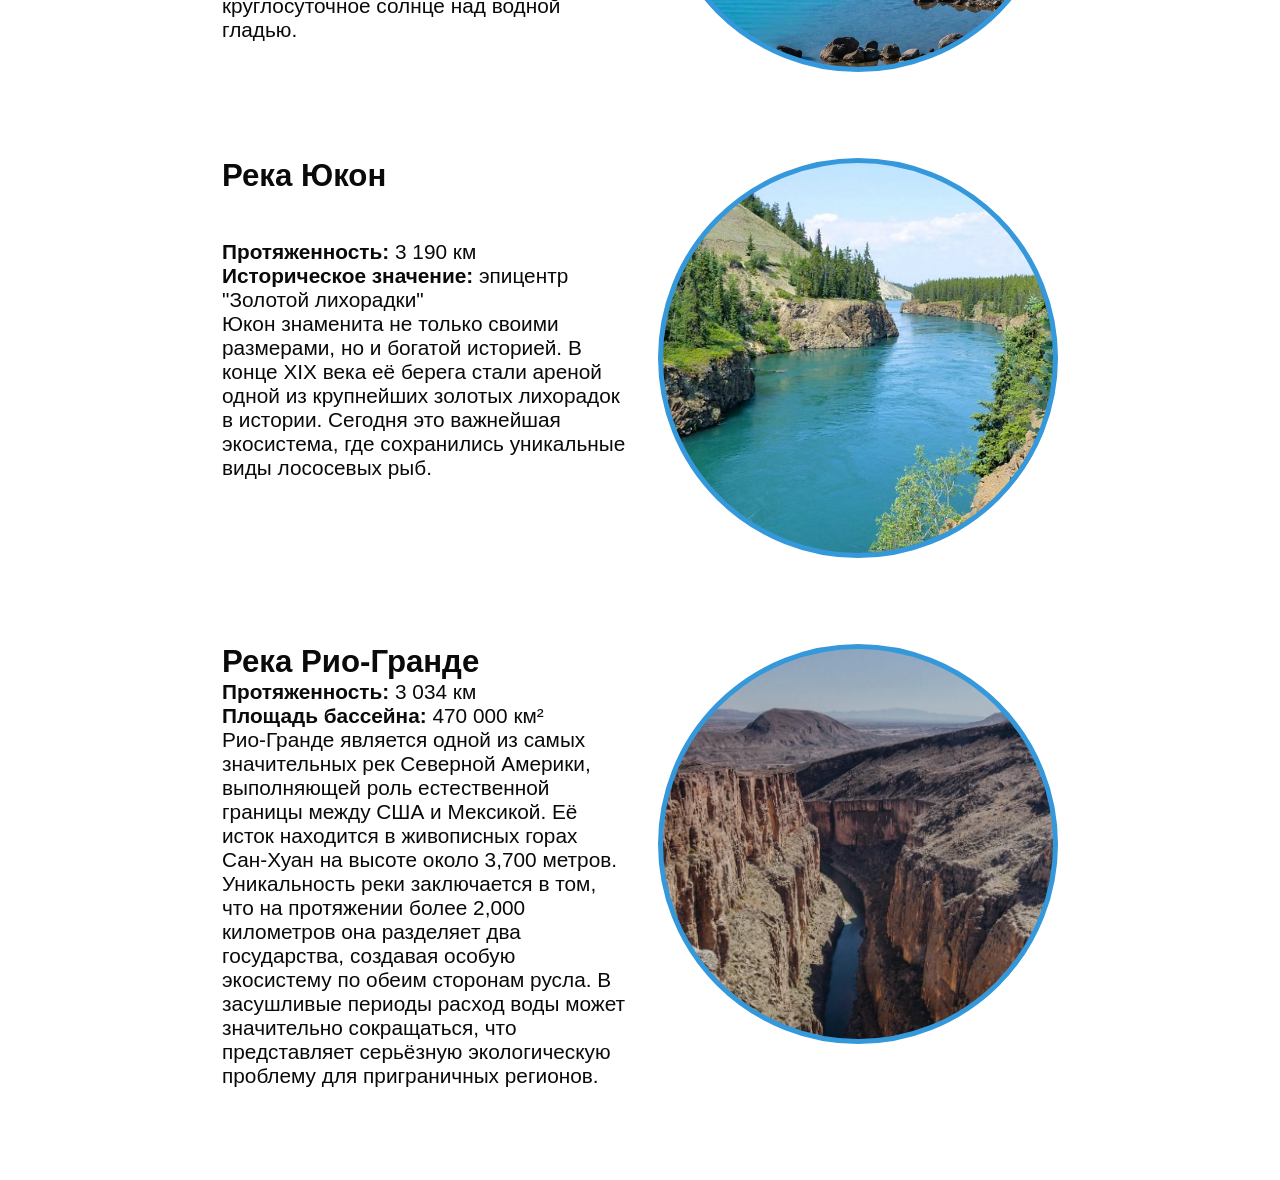
<file: north-america.html>
<!DOCTYPE html>
    <html lang="ru">
    <head>
        <meta charset="UTF-8">
        <meta name="viewport" content="width=device-width, initial-scale=1.0">
        <link rel="stylesheet" href="style2.2.css">
        <title>Северная Америка - Реки</title>
        <link href='https://unpkg.com/boxicons@2.1.4/css/boxicons.min.css' rel='stylesheet'>
    </head>
    <body>
        
        <!-- Шапка -->
        <!--<header class="header">
            <nav class="nav">
                <div class="logo">ИКОНКА</div>
                <ul class="nav-menu">
                    <li><a href="index.html">Главная</a></li>
                    <li><a href="#">Туры</a></li>
                    <li><a href="#">О нас</a></li>
                    <li><a href="#">Контакты</a></li>
                </ul>
            </nav>
            <div class="register-link"><a href="login2.html">Вход или Регистрация</a></div>
        </header>-->


        <!-- Основное содержание в белом окне -->
        <div class="article">
            <h1>Реки Северной Америки</h1>
            <pre>

            </pre>
            <p>Северная Америка богата величественными реками, которые протекают через разнообразные ландшафты - от снежных вершин до тропических лесов. Этот континент обладает одной из самых впечатляющих речных систем на планете. Эти водные артерии не только определяют географию континента, но и играют ключевую роль в жизни миллионов людей и уникальных экосистем.</p>
            <pre>

            </pre>
            <section id="missouri" class="river-section">
                <div class="river-content">
                <h2>Река Миссури</h2>
                <pre>

                </pre>
                <p><b>Протяженность:</b> 4 130 км</p>
                <p><b>Исток:</b> Скалистые горы в Монтане</p>
                <p>Миссури по праву считается самой длинной рекой Северной Америки. Её воды начинают свой путь на высоте более 1,200 метров в живописных Скалистых горах. Интересно, что цвет реки часто имеет характерный мутно-коричневый оттенок — это связано с огромным количеством осадочных пород, которые она переносит (около 210 миллионов тонн ежегодно!).</p>
                </div>
                <div class="river-image missouri-img"></div>
            </section>
            <pre>

            </pre>

            <section id="mississippi" class="river-section">
                <div class="river-content">
                <h2>Река Миссисипи</h2>
                <pre>

                </pre>
                <p><b>Протяженность:</b> 3 770 км</p>
                <p><b>Дельта:</b> 28,000 км² в Мексиканском заливе</p>
                <p>Если Миссури — самая длинная, то Миссисипи — бесспорно, самая важная речная система. Её бассейн площадью почти 3 миллиона км² покрывает 31 штат США и 2 канадские провинции. Уникальная дельта реки ежегодно наращивает территорию, создавая новые острова и протоки.</p>
                </div>
                <div class="river-image mississippi-img"></div>
            </section>
            <pre>

            </pre>

            <section id="mackenzie" class="river-section">
                <div class="river-content">
                <h2>Река Маккензи</h2>
                <pre>

                </pre>
                <p><b>Протяженность:</b> 4 241 км</p>
                <p><b>Особенность:</b> 180-220 дней в году покрыта льдом</p>
                <p>Эта могущественная река является главной водной артерией канадского Севера. Что удивительно: хотя Маккензи несет огромные массы воды (9,700 м³/секунду), большую часть года она скована льдом. Летом же здесь можно наблюдать уникальное явление — круглосуточное солнце над водной гладью.</p>
                </div>
                <div class="river-image mackenzie-img"></div>
            </section>
            <pre>

            </pre>

            <section id="yukon" class="river-section">
                <div class="river-content">
                <h2>Река Юкон</h2>
                <pre>

                </pre>
                <p><b>Протяженность:</b> 3 190 км</p>
                <p><b>Историческое значение:</b> эпицентр "Золотой лихорадки"</p>
                <p>Юкон знаменита не только своими размерами, но и богатой историей. В конце XIX века её берега стали ареной одной из крупнейших золотых лихорадок в истории. Сегодня это важнейшая экосистема, где сохранились уникальные виды лососевых рыб.</p>
                </div>
                <div class="river-image yukon-img"></div>
            </section>
            <pre>

            </pre>

            <section id="rio-grande" class="river-section">
                <div class="river-content">
                <h2>Река Рио-Гранде</h2>
                <p><b>Протяженность:</b> 3 034 км</p>
                <p><b>Площадь бассейна:</b> 470 000 км²</p>
                <p>Рио-Гранде является одной из самых значительных рек Северной Америки, выполняющей роль естественной границы между США и Мексикой. Её исток находится в живописных горах Сан-Хуан на высоте около 3,700 метров. Уникальность реки заключается в том, что на протяжении более 2,000 километров она разделяет два государства, создавая особую экосистему по обеим сторонам русла. В засушливые периоды расход воды может значительно сокращаться, что представляет серьёзную экологическую проблему для приграничных регионов.</p>
                </div>
                <div class="river-image rio-grande-img"></div>
            </section>
        </div>

    </body>
    </html>
</file>
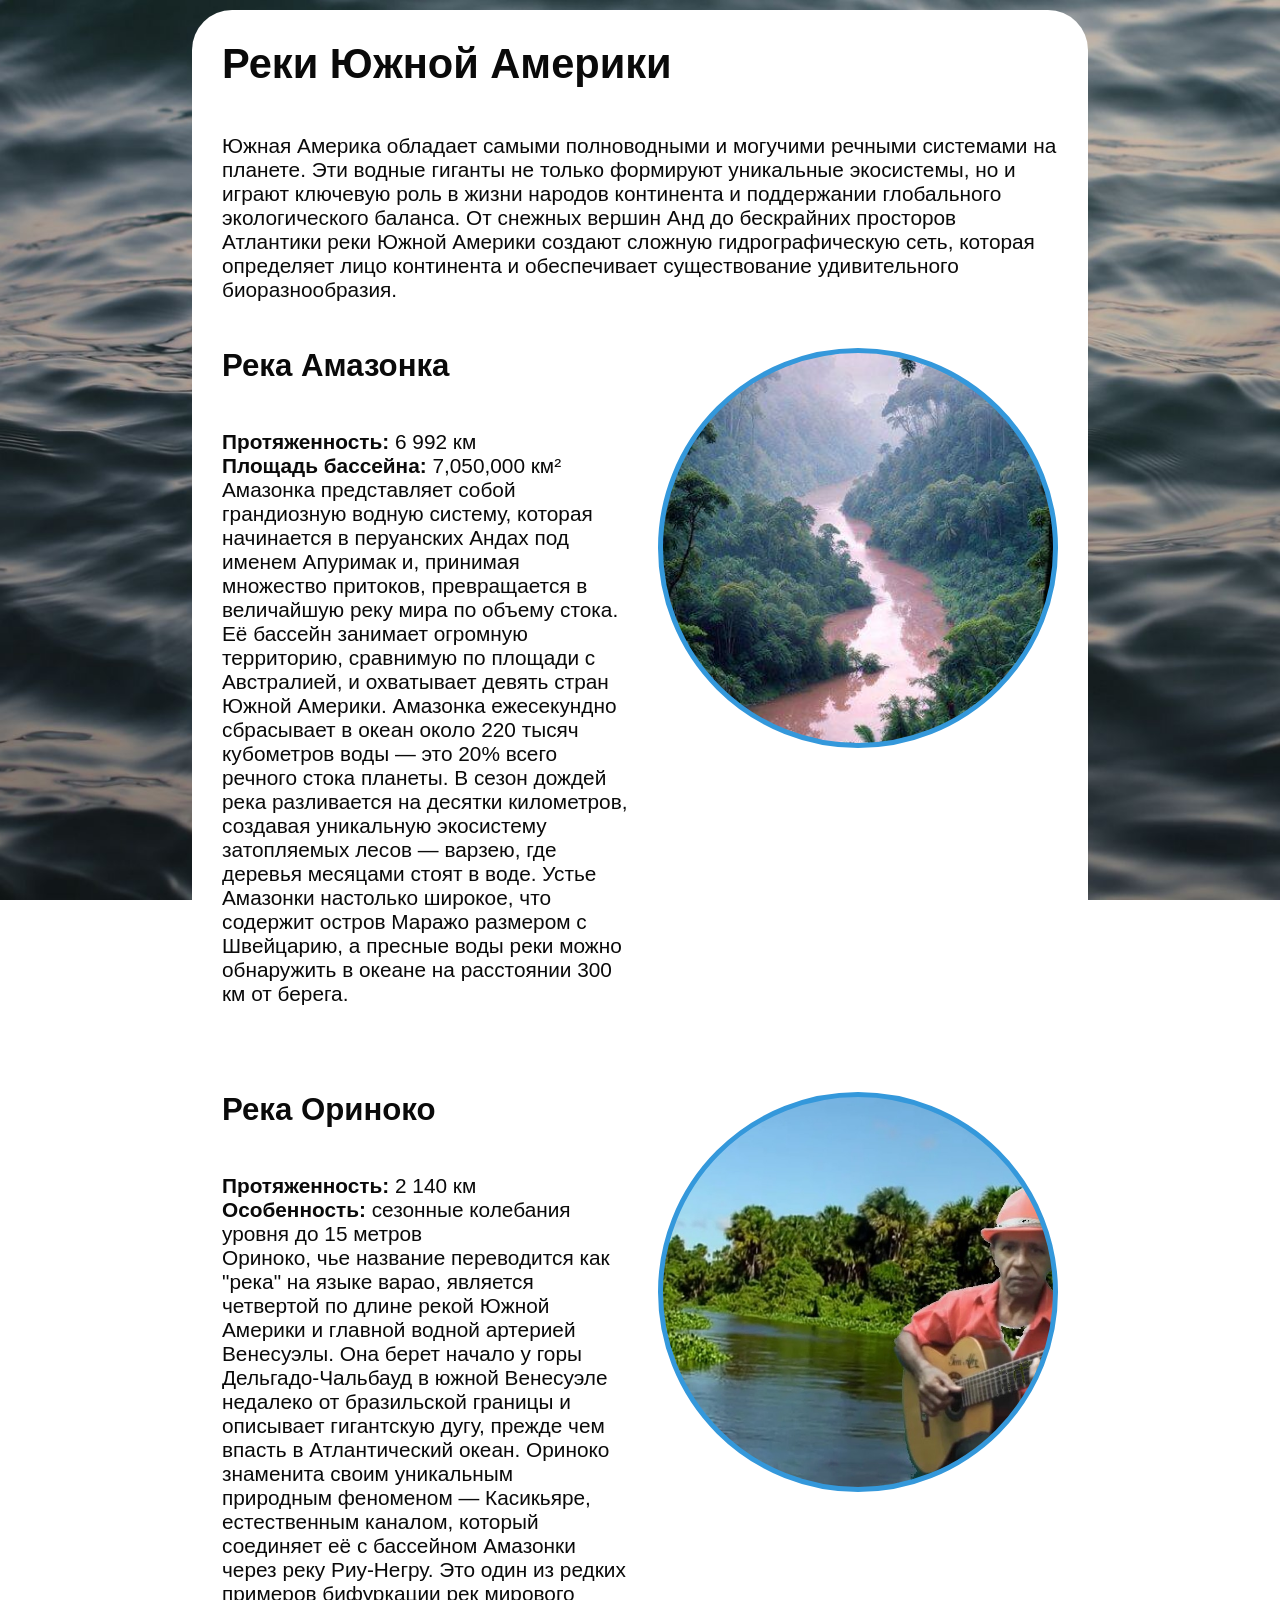
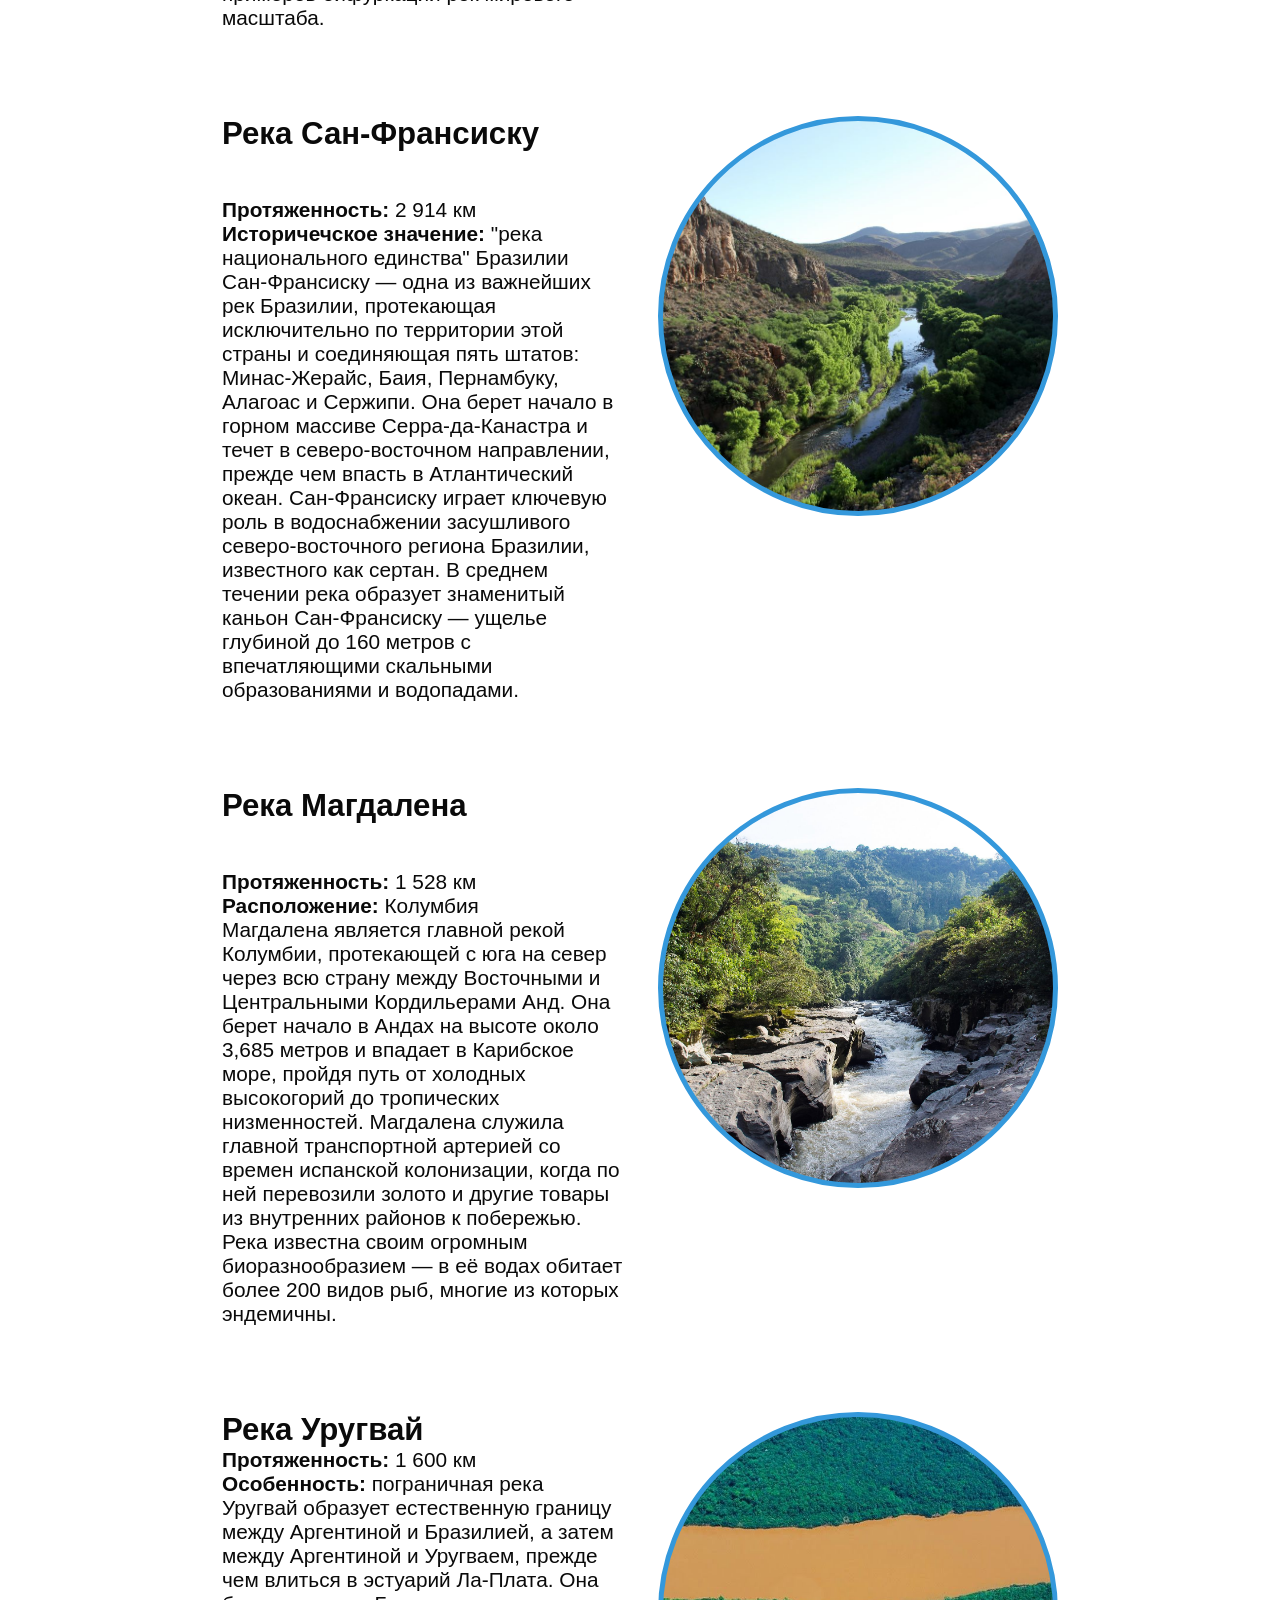
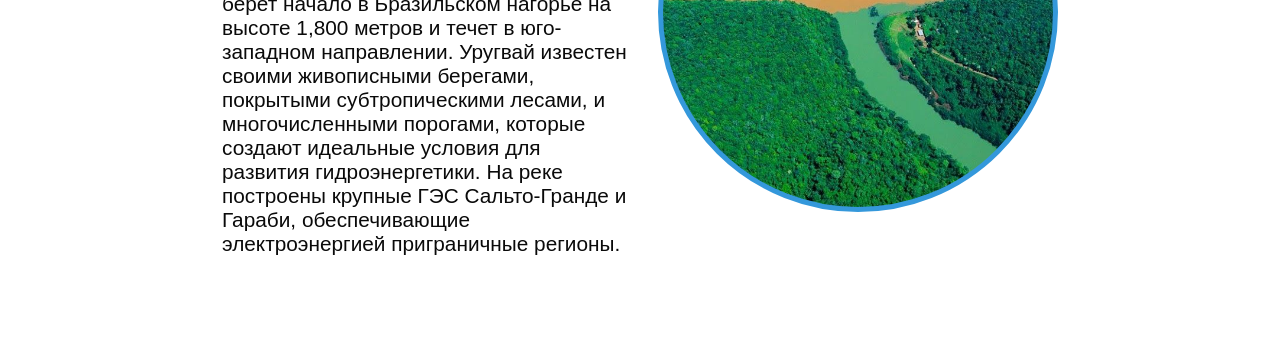
<file: south-america.html>
<!DOCTYPE html>
    <html lang="ru">
    <head>
        <meta charset="UTF-8">
        <meta name="viewport" content="width=device-width, initial-scale=1.0">
        <link rel="stylesheet" href="style2.2.css">
        <title>Северная Америка - Реки</title>
        <link href='https://unpkg.com/boxicons@2.1.4/css/boxicons.min.css' rel='stylesheet'>
    </head>
    <body>
        
        <!-- Шапка -->
        <!--<header class="header">
            <nav class="nav">
                <div class="logo">ИКОНКА</div>
                <ul class="nav-menu">
                    <li><a href="index.html">Главная</a></li>
                    <li><a href="#">Туры</a></li>
                    <li><a href="#">О нас</a></li>
                    <li><a href="#">Контакты</a></li>
                </ul>
            </nav>
            <div class="register-link"><a href="login2.html">Вход или Регистрация</a></div>
        </header>-->


        <!-- Основное содержание в белом окне -->
        <div class="article">
            <h1>Реки Южной Америки</h1>
            <pre>

            </pre>
            <p>Южная Америка обладает самыми полноводными и могучими речными системами на планете. Эти водные гиганты не только формируют уникальные экосистемы, но и играют ключевую роль в жизни народов континента и поддержании глобального экологического баланса. От снежных вершин Анд до бескрайних просторов Атлантики реки Южной Америки создают сложную гидрографическую сеть, которая определяет лицо континента и обеспечивает существование удивительного биоразнообразия.</p>
            <pre>

            </pre>
            <section id="amazon" class="river-section">
                <div class="river-content">
                <h2>Река Амазонка</h2>
                <pre>

                </pre>
                <p><b>Протяженность:</b> 6 992 км</p>
                <p><b>Площадь бассейна:</b> 7,050,000 км²</p>
                <p>Амазонка представляет собой грандиозную водную систему, которая начинается в перуанских Андах под именем Апуримак и, принимая множество притоков, превращается в величайшую реку мира по объему стока. Её бассейн занимает огромную территорию, сравнимую по площади с Австралией, и охватывает девять стран Южной Америки. Амазонка ежесекундно сбрасывает в океан около 220 тысяч кубометров воды — это 20% всего речного стока планеты. В сезон дождей река разливается на десятки километров, создавая уникальную экосистему затопляемых лесов — варзею, где деревья месяцами стоят в воде. Устье Амазонки настолько широкое, что содержит остров Маражо размером с Швейцарию, а пресные воды реки можно обнаружить в океане на расстоянии 300 км от берега.</p>
                </div>
                <div class="river-image amazon-img"></div>
            </section>
            <pre>

            </pre>

            <section id="orinaco" class="river-section">
                <div class="river-content">
                <h2>Река Ориноко</h2>
                <pre>

                </pre>
                <p><b>Протяженность:</b> 2 140 км</p>
                <p><b>Особенность:</b> сезонные колебания уровня до 15 метров</p>
                <p>Ориноко, чье название переводится как "река" на языке варао, является четвертой по длине рекой Южной Америки и главной водной артерией Венесуэлы. Она берет начало у горы Дельгадо-Чальбауд в южной Венесуэле недалеко от бразильской границы и описывает гигантскую дугу, прежде чем впасть в Атлантический океан. Ориноко знаменита своим уникальным природным феноменом — Касикьяре, естественным каналом, который соединяет её с бассейном Амазонки через реку Риу-Негру. Это один из редких примеров бифуркации рек мирового масштаба.</p>
                </div>
                <div class="river-image orinaco-img"></div>
            </section>
            <pre>

            </pre>

            <section id="san-francisco" class="river-section">
                <div class="river-content">
                <h2>Река Сан-Франсиску</h2>
                <pre>

                </pre>
                <p><b>Протяженность:</b> 2 914 км</p>
                <p><b>Историчечское значение:</b> "река национального единства" Бразилии</p>
                <p>Сан-Франсиску — одна из важнейших рек Бразилии, протекающая исключительно по территории этой страны и соединяющая пять штатов: Минас-Жерайс, Баия, Пернамбуку, Алагоас и Сержипи. Она берет начало в горном массиве Серра-да-Канастра и течет в северо-восточном направлении, прежде чем впасть в Атлантический океан. Сан-Франсиску играет ключевую роль в водоснабжении засушливого северо-восточного региона Бразилии, известного как сертан. В среднем течении река образует знаменитый каньон Сан-Франсиску — ущелье глубиной до 160 метров с впечатляющими скальными образованиями и водопадами.</p>
                </div>
                <div class="river-image san-francisco-img"></div>
            </section>
            <pre>

            </pre>

            <section id="magdalena" class="river-section">
                <div class="river-content">
                <h2>Река Магдалена</h2>
                <pre>

                </pre>
                <p><b>Протяженность:</b> 1 528 км</p>
                <p><b>Расположение:</b> Колумбия</p>
                <p>Магдалена является главной рекой Колумбии, протекающей с юга на север через всю страну между Восточными и Центральными Кордильерами Анд. Она берет начало в Андах на высоте около 3,685 метров и впадает в Карибское море, пройдя путь от холодных высокогорий до тропических низменностей. Магдалена служила главной транспортной артерией со времен испанской колонизации, когда по ней перевозили золото и другие товары из внутренних районов к побережью. Река известна своим огромным биоразнообразием — в её водах обитает более 200 видов рыб, многие из которых эндемичны.</p>
                </div>
                <div class="river-image magdalena-img"></div>
            </section>
            <pre>

            </pre>

            <section id="uruguay" class="river-section">
                <div class="river-content">
                <h2>Река Уругвай</h2>
                <p><b>Протяженность:</b> 1 600 км</p>
                <p><b>Особенность:</b> пограничная река</p>
                <p> Уругвай образует естественную границу между Аргентиной и Бразилией, а затем между Аргентиной и Уругваем, прежде чем влиться в эстуарий Ла-Плата. Она берет начало в Бразильском нагорье на высоте 1,800 метров и течет в юго-западном направлении. Уругвай известен своими живописными берегами, покрытыми субтропическими лесами, и многочисленными порогами, которые создают идеальные условия для развития гидроэнергетики. На реке построены крупные ГЭС Сальто-Гранде и Гараби, обеспечивающие электроэнергией приграничные регионы.</p>
                </div>
                <div class="river-image uruguay-img"></div>
            </section>
        </div>

    </body>
    </html>
</file>
<file: style2.2.css>
* {
    margin: 0;
    padding: 0;
    box-sizing: border-box;
}

.large-text {
    font-size: 1.3rem;
}

body {
    font-family: 'Arial', sans-serif;
    background: #0a0a0a;
    color: white;
    overflow-x: hidden;
}

body {
    background: url('./фон.jpg');
    background-position: center;
    background-size: cover;
    background-repeat: no-repeat;
    background-attachment: fixed;
}

body.login-page {
    display: flex;
    justify-content: center;
    align-items: center;
    min-height: 100vh;
}

.wrapper {
    width: 500px;
    background-color: transparent;
    border: 2px solid rgb(255, 255, 255, .2);
    backdrop-filter: blur(30px);
    border-radius: 20px;
    box-shadow: 0 0 10px rgba(0, 0, 0, .2);
    padding: 30px 40px;
}

.wrapper h1 {
    font-size: 36px;
    text-align: center;
}

.wrapper .input-box {
    width: 100%;
    height: 50px;
    margin: 30px 0;
    position: relative;
}

.input-box input {
    width: 100%;
    height: 100%;
    background: transparent;
    border: none;
    outline: none;
    border: 2px solid rgb(255, 255, 255, 0.2);
    border-radius: 40px;
    font-size: 16px;
    color: #fff;
    padding: 20px 45px 20px 20px;
}

.input-box input::placeholder {
    color: #fff;
}

.input-box i {
    position: absolute;
    right: 20px;
    top: 50%;
    transform: translateY(-50%);
    font-size: 30px;
}

.wrapper .remember {
    display: flex;
    justify-content: space-between;
    font-size: 14.5px;
    margin: -15px 0 15px;
}

.remember label input {
    accent-color: #fff;
    margin-right: 3px;
}

.remember a {
    color: #fff;
    text-decoration: none;
}

.remember a:hover {
    text-decoration: underline;
}

.wrapper .btn {
    width: 100%;
    height: 40px;
    background: #fff;
    border: none;
    outline: none;
    border-radius: 40px;
    box-shadow: 0 0 10px rgba(0, 0, 0, .50);
    cursor: pointer;
    font-size: 16px;
    color: #333;
    font-weight: 600;
}

.wrapper .register-link {
    font-size: 14.5px;
    text-align: center;
    margin-top: 20px;
}

.register-link p a {
    color: #fff;
    text-decoration: none;
    font-weight: 600;
}

.register-link p a:hover {
    text-decoration: underline;
}

/* ========== HEADER ========== */
.header {
    position: fixed;
    top: 0;
    left: 0;
    width: 100%;
    padding: 0.8rem 2rem;
    z-index: 1000;
    background: rgba(10, 10, 10, 0.9);
    backdrop-filter: blur(10px);
    display: flex;
    justify-content: space-between;
    align-items: center;
    min-height: 70px;
}

/* Логотип */
.logo {
    font-size: 1.5rem;
    font-weight: bold;
    letter-spacing: 1px;
    color: white;
    text-decoration: none;
    display: flex;
    align-items: center;
    gap: 8px;
    white-space: nowrap;
}

.logo i {
    font-size: 1.6rem;
    color: #3498db;
}

/* Навигация для десктопа */
.header-center {
    display: flex;
    justify-content: center;
    flex: 1;
}

.nav-menu {
    display: flex;
    list-style: none;
    gap: 2rem;
    margin: 0;
    padding: 0;
}

.nav-menu a {
    color: white;
    text-decoration: none;
    font-size: 1.1rem;
    transition: all 0.3s;
    padding: 0.4rem 0.8rem;
    border-radius: 5px;
}

.nav-menu a:hover {
    color: #3498db;
    background: rgba(255, 255, 255, 0.1);
}

/* Правая часть - десктоп */
.header-right {
    display: flex;
    align-items: center;
    gap: 1.5rem;
}

/* Уведомления */
.notification {
    position: relative;
}

.notification-badge {
    position: relative;
    cursor: pointer;
    font-size: 1.4rem;
    color: white;
    transition: color 0.3s;
    display: flex;
    align-items: center;
}

.badge-count {
    position: absolute;
    top: -5px;
    right: -5px;
    background: #e74c3c;
    color: white;
    border-radius: 50%;
    width: 16px;
    height: 16px;
    font-size: 10px;
    display: flex;
    align-items: center;
    justify-content: center;
    font-weight: bold;
}

/* Выпадающий список уведомлений */
.notification-dropdown {
    position: absolute;
    top: 100%;
    right: 0;
    width: 350px;
    background: white;
    border-radius: 8px;
    box-shadow: 0 5px 20px rgba(0, 0, 0, 0.1);
    opacity: 0;
    visibility: hidden;
    transform: translateY(10px);
    transition: all 0.3s ease;
    z-index: 1001;
    margin-top: 10px;
}

.notification:hover .notification-dropdown {
    opacity: 1;
    visibility: visible;
    transform: translateY(0);
}

.notification-header {
    padding: 15px;
    border-bottom: 1px solid #eee;
    display: flex;
    justify-content: space-between;
    align-items: center;
}

.notification-header h3 {
    margin: 0;
    font-size: 16px;
    font-weight: 600;
    color: #333;
}

.notification-list {
    max-height: 300px;
    overflow-y: auto;
}

.notification-item {
    display: flex;
    align-items: flex-start;
    padding: 15px;
    border-bottom: 1px solid #f5f5f5;
    transition: background 0.3s;
}

.notification-item:hover {
    background: #f9f9f9;
}

.notification-item.unread {
    background: #f0f7ff;
}

.notification-item i {
    font-size: 20px;
    color: #3498db;
    margin-right: 10px;
    margin-top: 2px;
}

.notification-content {
    flex: 1;
}

.notification-content p {
    margin: 0 0 5px 0;
    font-size: 14px;
    color: #333;
}

.notification-content span {
    font-size: 12px;
    color: #999;
}

/* Кнопка входа для десктопа */
/* Кнопка входа для десктопа */
.header-register-link {
    display: block;
}

.header-register-link a {
    background: linear-gradient(135deg, #3498db, #2980b9);
    color: white;
    padding: 0.6rem 1.4rem;
    border-radius: 6px;
    text-decoration: none;
    font-weight: 500;
    font-size: 1rem;
    transition: all 0.5s cubic-bezier(0.4, 0, 0.2, 1);
    box-shadow: 0 4px 15px rgba(52, 152, 219, 0.2);
    white-space: nowrap;
    display: inline-block;
    border: 2px solid transparent;
    position: relative;
    overflow: hidden;
}

/* Контур сверху - начинается слева */
.header-register-link a::before {
    content: '';
    position: absolute;
    top: 0;
    left: 0;
    width: 0;
    height: 4px;
    background: linear-gradient(90deg, #9fa0ff, #0b3a9e);
    transition: all 0.5s ease;
    border-radius: 2px;
}

/* Контур снизу - начинается справа */
.header-register-link a::after {
    content: '';
    position: absolute;
    bottom: 0;
    right: 0;
    width: 0;
    height: 4px;
    background: linear-gradient(90deg, #9fa0ff, #0b3a9e);
    transition: all 0.5s ease;
    border-radius: 2px;
}

.header-register-link a:hover {
    background: linear-gradient(135deg, #ffffff, hsl(0, 0%, 100%));
    transform: translateY(-2px);
    box-shadow: 0 6px 20px rgba(155, 89, 182, 0.4);
    color: #0a0a0a;
}

/* Контур расширяется при наведении */
.header-register-link a:hover::before {
    width: 100%;
}

.header-register-link a:hover::after {
    width: 100%;
}

/* Иконка входа для мобильных (скрыта на десктопе) */
.mobile-login-btn {
    display: none;
}

.mobile-login-btn a {
    color: white;
    font-size: 1.4rem;
    text-decoration: none;
    padding: 0.3rem;
    transition: color 0.3s;
    display: flex;
    align-items: center;
}

/* БУРГЕР-МЕНЮ  */
/* Кнопка бургер-меню (скрыта на десктопе) */
.menu-btn {
    display: none;
    width: 30px;
    height: 20px;
    position: relative;
    cursor: pointer;
    z-index: 1001;
    background: none;
    border: none;
    padding: 0;
    flex-shrink: 0;
}

.menu-btn span {
    display: block;
    width: 100%;
    height: 2.5px;
    background-color: white;
    position: absolute;
    left: 0;
    transition: all 0.3s ease;
    border-radius: 3px;
}

.menu-btn span:nth-child(1) {
    top: 0;
}

.menu-btn span:nth-child(2) {
    top: 50%;
    transform: translateY(-50%);
}

.menu-btn span:nth-child(3) {
    bottom: 0;
}

/* Активное состояние бургера (крестик) */
.menu-btn.active span:nth-child(1) {
    transform: rotate(45deg);
    top: 9px;
}

.menu-btn.active span:nth-child(2) {
    opacity: 0;
}

.menu-btn.active span:nth-child(3) {
    transform: rotate(-45deg);
    bottom: 9px;
}

/* Мобильное меню */
.mobile-menu {
    position: fixed;
    top: 0;
    right: -100%;
    width: 80%;
    max-width: 300px;
    height: 100vh;
    background: rgba(10, 10, 10, 0.98);
    backdrop-filter: blur(20px);
    z-index: 1000;
    padding: 80px 30px 30px;
    transition: right 0.4s ease-in-out;
    overflow-y: auto;
    box-shadow: -5px 0 15px rgba(0, 0, 0, 0.3);
}

.mobile-menu.active {
    right: 0;
}

.mobile-nav {
    list-style: none;
    margin: 0;
    padding: 0;
}

.mobile-nav li {
    margin-bottom: 1.5rem;
}

.mobile-nav a {
    color: white;
    text-decoration: none;
    font-size: 1.2rem;
    display: block;
    padding: 0.8rem 0;
    border-bottom: 1px solid rgba(255, 255, 255, 0.1);
    transition: color 0.3s;
}

.mobile-nav a:hover {
    color: #3498db;
}

/* Оверлей для мобильного меню */
.menu-overlay {
    position: fixed;
    top: 0;
    left: 0;
    width: 100%;
    height: 100%;
    background: rgba(0, 0, 0, 0.7);
    z-index: 999;
    opacity: 0;
    visibility: hidden;
    transition: all 0.3s ease;
}

.menu-overlay.active {
    opacity: 1;
    visibility: visible;
}

/* ========== ОСТАЛЬНЫЕ СЕКЦИИ ========== */
/* Герой секция */
.hero {
    position: relative;
    height: 80vh;
    overflow: hidden;
}


@media (min-width: 1200px) {
    .hero {
        height: 90vh; /* или 100vh */
    }
}

@media (min-width: 1600px) {
    .hero {
        height: 100vh;
    }
}

.hero-image {
    width: 100%;
    height: 100%;
    position: relative;
}

.hero-image {
    width: 100%;
    height: 100%;
    position: relative;
}

.hero-image img {
    width: 100%;
    height: 100%;
    object-fit: cover;
    object-position: center top;
     display: block;
}

.hero-overlay {
    position: absolute;
    top: 0;
    left: 0;
    width: 100%;
    height: 100%;
    display: flex;
    align-items: flex-end;
    padding: 4rem;
    background: linear-gradient(transparent 50%, rgba(0, 0, 0, 0.8) 100%);
      z-index: 1;
}

.hero-content {
    text-align: left;
}

.hero-subtitle {
    font-size: 1.2rem;
    letter-spacing: 8px;
    margin-bottom: 0.5rem;
    font-weight: 300;
    opacity: 0.9;
}

.hero-location {
    font-size: 3rem;
    font-weight: bold;
    letter-spacing: 3px;
}

/* СЕКЦИЯ С КАРТОЧКАМИ */
.overlay-section {
    position: relative;
    background: white;
    color: #0a0a0a;
    padding: 100px 0;
    min-height: 600px;
    margin-top: -200px;
    z-index: 2;
    border-radius: 100px;
}

.overlay-container {
    max-width: 1200px;
    margin: 0 auto;
    padding: 0 2rem;
}

.overlay-text {
    margin-bottom: 3rem;
    text-align: center;
}

.overlay-text h2 {
    font-size: 3rem;
    font-weight: bold;
    margin-bottom: 0.5rem;
    color: #0a0a0a;
}

.overlay-text h3 {
    font-size: 2rem;
    font-weight: 300;
    margin-bottom: 1rem;
    color: #0a0a0a;
    opacity: 0.8;
}

.studio-name {
    font-size: 1.1rem;
    opacity: 0.6;
    letter-spacing: 1px;
    color: #0a0a0a;
}

/* КОНТЕЙНЕР КАРТОЧЕК */
.cards-container {
    width: 100%;
    overflow: hidden;
    margin: 3rem 0;
    padding: 2rem 0;
}

.cards-wrapper {
    animation: scrollCards 30s linear infinite;
    display: flex;
    gap: 2rem;
}

/* СТИЛИ ДЛЯ КЛИКАБЕЛЬНЫХ КАРТОЧЕК */
.card-link {
    text-decoration: none;
    color: inherit;
    display: block;
    flex: 0 0 300px;
}

.card-link:visited,
.card-link:active,
.card-link:focus {
    color: inherit;
    text-decoration: none;
    outline: none;
}

/* КАРТОЧКИ */
.card {
    cursor: pointer;
    position: relative;
    flex: 0 0 300px;
    background: #fff;
    border-radius: 20px;
    box-shadow: 0 10px 30px rgba(0, 0, 0, 0.1);
    border: 1px solid #eee;
    transition: transform 0.3s ease;
    overflow: hidden;
}

.card:hover {
    transform: translateY(-10px);
}

.card-image {
    width: 100%;
    height: 200px;
    overflow: hidden;
}

.card-image img {
    width: 100%;
    height: 100%;
    object-fit: cover;
    display: block;
}


.card-content {
    padding: 1.5rem;
}

.card-number {
    font-size: 3rem;
    font-weight: bold;
    color: #e0e0e0;
    margin-bottom: 1rem;
}

.card-content h4 {
    font-size: 1.3rem;
    font-weight: bold;
    margin-bottom: 0.5rem;
    color: #0a0a0a;
}

.card-content p {
    color: #666;
    line-height: 1.5;
}

/* Анимация горизонтального скролла */
@keyframes scrollCards {
    0% {
        margin-left: 0;
    }
    100% {
        margin-left: calc(-300px * 4 - 2rem * 4);
    }
}

.cards-wrapper:hover {
    animation-play-state: paused;
}

/* Стили для круглых картинок */
.river-section {
    display: flex;
    align-items: flex-start;
    gap: 30px;
    margin-bottom: 40px;
}

.river-content {
    flex: 1;
}

.river-image {
    width: 400px;
    height: 400px;
    border-radius: 50%;
    background-size: cover;
    background-position: center;
    background-repeat: no-repeat;
    flex-shrink: 0;
    border: 5px solid #3498db;
}

/* Отдельные стили для каждой реки */
.missouri-img { background-image: url('миссури.jpg'); }
.mississippi-img { background-image: url('миссисипи1.jpg'); }
.mackenzie-img { background-image: url('маккензи.jpg'); }
.yukon-img { background-image: url('юкон.jpg'); }
.rio-grande-img { background-image: url('рио-гранде.jpg'); }
.amazon-img { background-image: url('амазонка 1.2.jpg'); }
.orinaco-img { background-image: url('ориноко.jpg'); }
.san-francisco-img { background-image: url('сан-франсиску.jpg'); }
.magdalena-img { background-image: url('макдалена.jpg'); }
.uruguay-img { background-image: url('уругвай.jpg'); }
.volga-img { background-image: url('волга.jpg'); }
.danube-img { background-image: url('дунай.jpg'); }
.yangtze-img { background-image: url('янцзы 1.jpg'); }
.ob-img { background-image: url('обь.jpg'); }
.yellow-img { background-image: url('хуанхэ.jpg'); }
.yenisei-img { background-image: url('Енисей.jpg'); }
.dnepr-img { background-image: url('днепр.jpg'); }
.nile-img { background-image: url('нил2.jpg'); }
.congo-img { background-image: url('конго.jpg'); }
.niger-img { background-image: url('нигер.jpg'); }
.zambezi-img { background-image: url('замбезе.jpg'); }
.senegal-img { background-image: url('сенегал.jpg'); }

/* Стили для видео секции */
.video-section {
    display: flex;
    justify-content: center;
    align-items: center;
    width: 100%;
    margin-top: 4rem;
}

.video-wrapper {
    display: flex;
    justify-content: center;
    align-items: center;
    width: 100%;
}

footer {
    background: rgba(10, 10, 10, 0.664);
    backdrop-filter: blur(10px);
}

.article {
    width: 70%;
    height: 100%;
    background-color: #ffffff;
    margin: 10px auto;
    border-radius: 40px;
    padding: 30px;
    color: #0a0a0a;
    font-size: 1.3rem;
}

/* ========== МОБИЛЬНАЯ АДАПТАЦИЯ ========== */
@media (max-width: 768px) {
    /* Шапка - все в один горизонтальный ряд */
    .header {
        padding: 0.6rem 1rem;
        min-height: 60px;
    }
    
    /* Логотип */
    .logo {
        font-size: 1.2rem;
        gap: 6px;
    }
    
    .logo i {
        font-size: 1.3rem;
    }
    
    /* Показываем бургер */
    .menu-btn {
        display: flex;
        align-items: center;
        order: 2;
    }
    
    /* Прячем десктопное меню */
    .header-center {
        display: none;
    }
    
    /* Прячем десктопную кнопку входа */
    .header-register-link {
        display: none;
    }
    
    /* Показываем мобильную иконку входа */
    .mobile-login-btn {
        display: flex;
        align-items: center;
        order: 1;
    }
    
    /* Правая часть - все иконки вместе */
    .header-right {
        display: flex;
        align-items: center;
        gap: 0.8rem;
        order: 3;
        margin-left: auto;
    }
    
    /* Уменьшаем иконку уведомлений */
    .notification-badge {
        font-size: 1.3rem;
    }
    
    /* Уменьшаем выпадающее меню уведомлений */
    .notification-dropdown {
        width: 280px;
        right: -60px;
        top: 35px;
    }
    
    /* Левая часть */
    .header-left {
        order: 1;
        flex: 1;
    }
    
    /* Исправляем отступ для героя */
    .hero {
        height: 50vh;
    }
    
    .hero-overlay {
        padding: 2rem;
    }
    
    .hero-location {
        font-size: 1.5rem;
    }
    
    /* Секция с карточками */
    .overlay-section {
        padding: 60px 0;
        border-radius: 50px;
        margin-top: -50px;
    }
    
    .overlay-container {
        padding: 0 1rem;
    }
    
    .overlay-text h2 {
        font-size: 1.8rem;
    }
    
    .overlay-text h3 {
        font-size: 1.3rem;
    }
    
    /* Карточки */
    .card {
        flex: 0 0 280px;
    }
    
    .card-link {
        flex: 0 0 280px;
    }
    
    .card-image {
        height: 150px;
    }
    
    .card-content {
        padding: 1rem;
    }
    
    .card-number {
        font-size: 2rem;
    }
    
    .card-content h4 {
        font-size: 1.1rem;
    }



    .cards-wrapper {
    animation: none !important; /* Отключаем анимацию */
    overflow-x: auto;           /* Включаем горизонтальный скролл */
    -webkit-overflow-scrolling: touch; /* Плавное скроллирование на iOS */
    scroll-snap-type: x mandatory;      /* Включаем прилипание к карточкам */
    gap: 1rem;                   /* Немного уменьшаем отступы при скролле */
    }

    .card-link {
    flex: 0 0 auto;             /* Размер карточек по содержимому, не сжимать */
    scroll-snap-align: start;   /* Карточка «приливает» к началу области просмотра */
    }
    
    /* Анимация карточек */
    @keyframes scrollCards {
        0% {
            margin-left: 0;
        }
        100% {
            margin-left: calc(-280px * 4 - 2rem * 4);
        }
    }
    
    /* Статьи */
    .article {
        width: 95%;
        padding: 20px;
        border-radius: 20px;
    }
    
    /* Круглые изображения рек */
    .river-section {
        flex-direction: column;
        gap: 20px;
        margin-bottom: 30px;
    }
    
    .river-image {
        width: 250px;
        height: 250px;
        margin: 0 auto;
    }
    
    /* Видео */
    .video-wrapper iframe {
        height: 250px !important;
    }
    
    .video-section {
        margin-top: 2rem;
    }
    
    /* Футер */
    footer iframe {
        width: 100%;
        height: 300px;
    }
    
    footer p {
        font-size: 0.9rem;
    }
}

@media (max-width: 480px) {
    .header {
        padding: 0.5rem 0.8rem;
        min-height: 55px;
    }
    
    .logo {
        font-size: 1rem;
    }
    
    .logo i {
        font-size: 1.1rem;
    }
    
    .menu-btn {
        width: 24px;
        height: 18px;
    }
    
    .notification-badge {
        font-size: 1.2rem;
    }
    
    .mobile-login-btn a {
        font-size: 1.2rem;
    }
    
    .header-right {
        gap: 0.6rem;
    }
    
    .hero {
        height: 40vh;
    }
    
    .overlay-section {
        padding: 40px 0;
        border-radius: 30px;
    }
    
    .overlay-text h2 {
        font-size: 1.5rem;
    }
    
    .overlay-text h3 {
        font-size: 1.1rem;
    }
    
    .card {
        flex: 0 0 250px;
    }
    
    .card-link {
        flex: 0 0 250px;
    }
    
    .river-image {
        width: 200px;
        height: 200px;
    }
    
    .video-wrapper iframe {
        height: 200px !important;
    }
    
    .article {
        width: 98%;
        padding: 15px;
    }
}

/* Планшетная версия */
@media (max-width: 1024px) and (min-width: 769px) {
    .header {
        padding: 0.8rem 1.5rem;
    }
    
    .nav-menu {
        gap: 1.5rem;
    }
    
    .nav-menu a {
        font-size: 1rem;
        padding: 0.3rem 0.6rem;
    }
    
    .hero {
        height: 70vh;
    }
    
    .overlay-section {
        border-radius: 80px;
    }
    
    .river-image {
        width: 300px;
        height: 300px;
    }
}








/* Стили для футера */
footer {
    background: linear-gradient(135deg, rgba(10, 10, 10, 0.95), rgba(52, 152, 219, 0.1));
    backdrop-filter: blur(15px);
    color: white;
    padding: 40px 20px 20px;
    margin-top: 60px;
    border-top: 1px solid rgba(255, 255, 255, 0.1);
}

.footer-content {
    display: grid;
    grid-template-columns: repeat(auto-fit, minmax(280px, 1fr));
    gap: 40px;
    max-width: 1200px;
    margin: 0 auto;
}

.footer-section h3 {
    color: #3498db;
    font-size: 1.4rem;
    margin-bottom: 20px;
    padding-bottom: 10px;
    border-bottom: 2px solid rgba(52, 152, 219, 0.3);
    position: relative;
}

.footer-section h3::after {
    content: '';
    position: absolute;
    bottom: -2px;
    left: 0;
    width: 60px;
    height: 2px;
    background: #3498db;
}

.contact-item {
    display: flex;
    align-items: flex-start;
    gap: 15px;
    margin-bottom: 15px;
    padding: 10px;
    border-radius: 8px;
    transition: all 0.3s ease;
}

.contact-item:hover {
    background: rgba(255, 255, 255, 0.05);
    transform: translateX(5px);
}

.contact-item i {
    color: #3498db;
    font-size: 1.2rem;
    margin-top: 4px;
    width: 24px;
}

.contact-item p {
    margin: 0;
    line-height: 1.5;
}

.contact-item a {
    color: white;
    text-decoration: none;
    transition: color 0.3s ease;
}

.contact-item a:hover {
    color: #3498db;
    text-decoration: underline;
}

.map-container {
    background: rgba(0, 0, 0, 0.2);
    border-radius: 10px;
    overflow: hidden;
    box-shadow: 0 4px 15px rgba(0, 0, 0, 0.2);
}

.footer-links {
    list-style: none;
    padding: 0;
    margin: 0;
}

.footer-links li {
    margin-bottom: 12px;
}

.footer-links a {
    color: white;
    text-decoration: none;
    display: flex;
    align-items: center;
    gap: 12px;
    padding: 8px 12px;
    border-radius: 6px;
    transition: all 0.3s ease;
}

.footer-links a:hover {
    background: rgba(52, 152, 219, 0.2);
    color: #3498db;
    transform: translateX(5px);
}

.footer-links i {
    font-size: 1.1rem;
    width: 20px;
    text-align: center;
}

.footer-bottom {
    max-width: 1200px;
    margin: 40px auto 0;
    padding-top: 20px;
    border-top: 1px solid rgba(255, 255, 255, 0.1);
    text-align: center;
    font-size: 0.9rem;
    color: rgba(255, 255, 255, 0.7);
}

.footer-bottom p {
    margin: 10px 0;
}

.footer-bottom i {
    color: #e74c3c;
    margin: 0 5px;
    animation: heartbeat 1.5s infinite;
}

@keyframes heartbeat {
    0%, 100% { transform: scale(1); }
    50% { transform: scale(1.1); }
}

/* Адаптивность футера */
@media (max-width: 768px) {
    footer {
        padding: 30px 15px 15px;
        margin-top: 40px;
    }
    
    .footer-content {
        gap: 30px;
        grid-template-columns: 1fr;
    }
    
    .footer-section h3 {
        font-size: 1.2rem;
    }
    
    .contact-item {
        gap: 12px;
        padding: 8px;
    }
    
    .map-container iframe {
        height: 200px;
    }
    
    .footer-bottom {
        margin-top: 30px;
        font-size: 0.8rem;
    }
}

@media (max-width: 1024px) and (min-width: 769px) {
    .footer-content {
        grid-template-columns: repeat(2, 1fr);
    }
}

footer {
    margin-top: -80px; /* подбери значение: -20px…-80px */
    padding-top: 100px; /* чтобы текст футера не прилипал к overlay-section */
}
</file>
